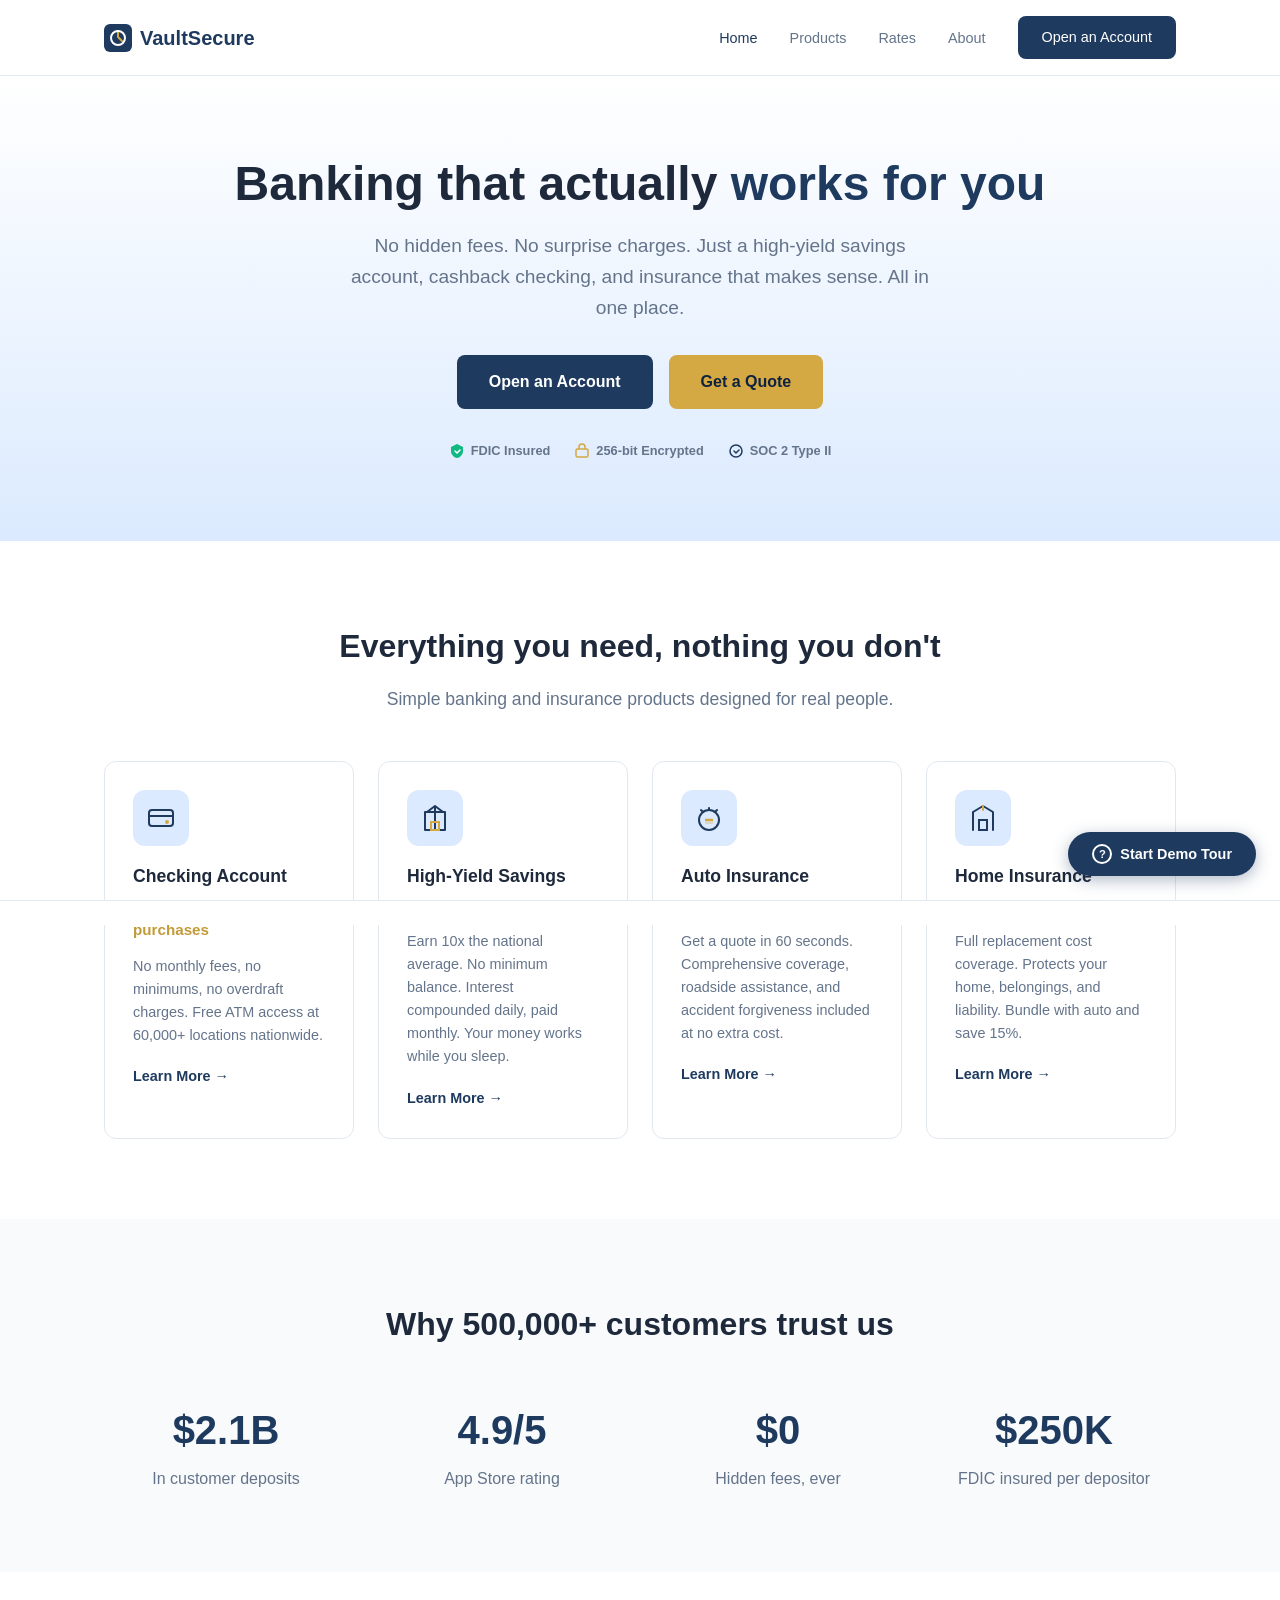
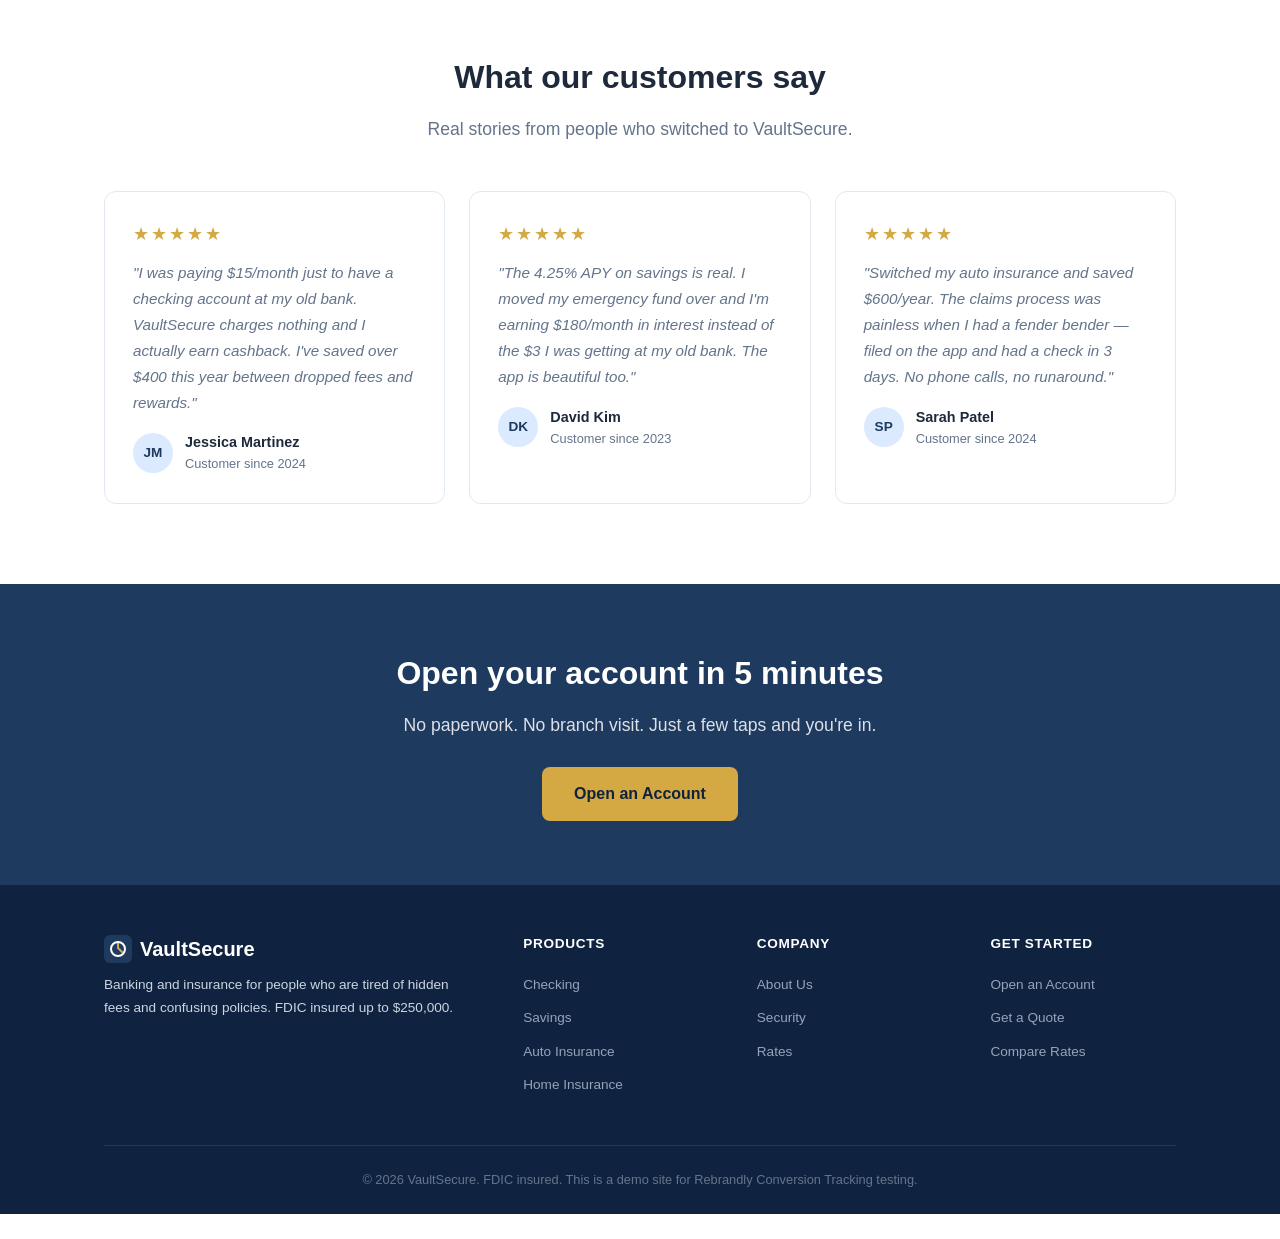
<file: index.html>
<!DOCTYPE html>
<html lang="en">
<head>
  <meta charset="UTF-8">
  <meta name="viewport" content="width=device-width, initial-scale=1.0">
  <title>VaultSecure - Banking That Actually Works for You</title>
  <link rel="stylesheet" href="style.css">
  <link rel="stylesheet" href="tour.css">
  <!-- REBRANDLY CONVERSION TRACKING -->
  <script src="https://track.rebrandly.click/sdk/latest/rbly.min.js" data-api-key="433200b2fd6141da82f1bd3d49b8dce8"></script>
</head>
<body>

  <!-- Nav -->
  <nav class="nav">
    <div class="container">
      <a href="index.html" class="nav-logo">
        <svg viewBox="0 0 28 28" fill="none"><rect width="28" height="28" rx="6" fill="#1e3a5f"/><path d="M14 7v6l4 4" stroke="#d4a843" stroke-width="2" stroke-linecap="round" stroke-linejoin="round"/><circle cx="14" cy="14" r="7" stroke="#fff" stroke-width="2"/></svg>
        VaultSecure
      </a>
      <ul class="nav-links">
        <li><a href="index.html" class="active">Home</a></li>
        <li><a href="products.html">Products</a></li>
        <li><a href="rates.html">Rates</a></li>
        <li><a href="about.html">About</a></li>
        <li><a href="signup.html" class="btn btn-primary">Open an Account</a></li>
      </ul>
    </div>
  </nav>

  <!-- Hero -->
  <section class="hero">
    <div class="container">
      <h1>Banking that actually <span>works for you</span></h1>
      <p>No hidden fees. No surprise charges. Just a high-yield savings account, cashback checking, and insurance that makes sense. All in one place.</p>
      <div class="hero-actions">
        <a href="signup.html" class="btn btn-primary btn-large" data-cta="open-account">Open an Account</a>
        <a href="signup.html" class="btn btn-accent btn-large" data-cta="get-quote">Get a Quote</a>
      </div>
      <div class="hero-trust">
        <span class="trust-badge"><svg width="16" height="16" viewBox="0 0 16 16" fill="none"><path d="M8 1L2 4v4c0 3.5 2.6 6.4 6 7 3.4-.6 6-3.5 6-7V4L8 1z" fill="#10b981"/><path d="M6 8l2 2 3-3" stroke="#fff" stroke-width="1.5" stroke-linecap="round" stroke-linejoin="round"/></svg> FDIC Insured</span>
        <span class="trust-badge"><svg width="16" height="16" viewBox="0 0 16 16" fill="none"><rect x="2" y="6" width="12" height="8" rx="1.5" stroke="#d4a843" stroke-width="1.5"/><path d="M5 6V4a3 3 0 016 0v2" stroke="#d4a843" stroke-width="1.5"/></svg> 256-bit Encrypted</span>
        <span class="trust-badge"><svg width="16" height="16" viewBox="0 0 16 16" fill="none"><circle cx="8" cy="8" r="6" stroke="#1e3a5f" stroke-width="1.5"/><path d="M6 8l2 2 3-3" stroke="#1e3a5f" stroke-width="1.5" stroke-linecap="round"/></svg> SOC 2 Type II</span>
      </div>
    </div>
  </section>

  <!-- Product Cards -->
  <section class="section" id="products-preview">
    <div class="container">
      <div class="section-header">
        <h2>Everything you need, nothing you don't</h2>
        <p>Simple banking and insurance products designed for real people.</p>
      </div>
      <div class="product-grid">
        <div class="product-card">
          <div class="product-icon">
            <svg width="32" height="32" viewBox="0 0 32 32" fill="none"><rect x="4" y="8" width="24" height="16" rx="3" stroke="#1e3a5f" stroke-width="2"/><line x1="4" y1="14" x2="28" y2="14" stroke="#1e3a5f" stroke-width="2"/><circle cx="22" cy="20" r="2" fill="#d4a843"/></svg>
          </div>
          <h3>Checking Account</h3>
          <div class="product-highlight">1.5% cashback on all purchases</div>
          <p>No monthly fees, no minimums, no overdraft charges. Free ATM access at 60,000+ locations nationwide.</p>
          <a href="products.html" class="product-link">Learn More &rarr;</a>
        </div>
        <div class="product-card">
          <div class="product-icon">
            <svg width="32" height="32" viewBox="0 0 32 32" fill="none"><path d="M16 4v24M8 10l8-6 8 6M6 10h20v18H6z" stroke="#1e3a5f" stroke-width="2" stroke-linecap="round" stroke-linejoin="round"/><rect x="12" y="20" width="8" height="8" stroke="#d4a843" stroke-width="2"/></svg>
          </div>
          <h3>High-Yield Savings</h3>
          <div class="product-highlight">4.25% APY</div>
          <p>Earn 10x the national average. No minimum balance. Interest compounded daily, paid monthly. Your money works while you sleep.</p>
          <a href="products.html" class="product-link">Learn More &rarr;</a>
        </div>
        <div class="product-card">
          <div class="product-icon">
            <svg width="32" height="32" viewBox="0 0 32 32" fill="none"><circle cx="16" cy="18" r="10" stroke="#1e3a5f" stroke-width="2"/><path d="M16 8V6M10 10l-2-2M22 10l2-2" stroke="#1e3a5f" stroke-width="2" stroke-linecap="round"/><rect x="12" y="16" width="8" height="6" rx="1" fill="#d4a843" opacity="0.3"/><path d="M12 18h8" stroke="#d4a843" stroke-width="2"/></svg>
          </div>
          <h3>Auto Insurance</h3>
          <div class="product-highlight">From $29/mo</div>
          <p>Get a quote in 60 seconds. Comprehensive coverage, roadside assistance, and accident forgiveness included at no extra cost.</p>
          <a href="products.html" class="product-link">Learn More &rarr;</a>
        </div>
        <div class="product-card">
          <div class="product-icon">
            <svg width="32" height="32" viewBox="0 0 32 32" fill="none"><path d="M6 28V10l10-6 10 6v18" stroke="#1e3a5f" stroke-width="2" stroke-linecap="round" stroke-linejoin="round"/><rect x="12" y="18" width="8" height="10" stroke="#1e3a5f" stroke-width="2"/><path d="M16 4v4" stroke="#d4a843" stroke-width="2" stroke-linecap="round"/></svg>
          </div>
          <h3>Home Insurance</h3>
          <div class="product-highlight">From $45/mo</div>
          <p>Full replacement cost coverage. Protects your home, belongings, and liability. Bundle with auto and save 15%.</p>
          <a href="products.html" class="product-link">Learn More &rarr;</a>
        </div>
      </div>
    </div>
  </section>

  <!-- Stats -->
  <section class="section section-alt">
    <div class="container">
      <div class="section-header">
        <h2>Why 500,000+ customers trust us</h2>
      </div>
      <div class="stats-row">
        <div class="stat">
          <h3>$2.1B</h3>
          <p>In customer deposits</p>
        </div>
        <div class="stat">
          <h3>4.9/5</h3>
          <p>App Store rating</p>
        </div>
        <div class="stat">
          <h3>$0</h3>
          <p>Hidden fees, ever</p>
        </div>
        <div class="stat">
          <h3>$250K</h3>
          <p>FDIC insured per depositor</p>
        </div>
      </div>
    </div>
  </section>

  <!-- Testimonials -->
  <section class="section">
    <div class="container">
      <div class="section-header">
        <h2>What our customers say</h2>
        <p>Real stories from people who switched to VaultSecure.</p>
      </div>
      <div class="testimonial-grid">
        <div class="testimonial-card">
          <div class="testimonial-stars">&#9733;&#9733;&#9733;&#9733;&#9733;</div>
          <blockquote>"I was paying $15/month just to have a checking account at my old bank. VaultSecure charges nothing and I actually earn cashback. I've saved over $400 this year between dropped fees and rewards."</blockquote>
          <div class="testimonial-author">
            <div class="testimonial-avatar">JM</div>
            <div>
              <div class="testimonial-name">Jessica Martinez</div>
              <div class="testimonial-role">Customer since 2024</div>
            </div>
          </div>
        </div>
        <div class="testimonial-card">
          <div class="testimonial-stars">&#9733;&#9733;&#9733;&#9733;&#9733;</div>
          <blockquote>"The 4.25% APY on savings is real. I moved my emergency fund over and I'm earning $180/month in interest instead of the $3 I was getting at my old bank. The app is beautiful too."</blockquote>
          <div class="testimonial-author">
            <div class="testimonial-avatar">DK</div>
            <div>
              <div class="testimonial-name">David Kim</div>
              <div class="testimonial-role">Customer since 2023</div>
            </div>
          </div>
        </div>
        <div class="testimonial-card">
          <div class="testimonial-stars">&#9733;&#9733;&#9733;&#9733;&#9733;</div>
          <blockquote>"Switched my auto insurance and saved $600/year. The claims process was painless when I had a fender bender — filed on the app and had a check in 3 days. No phone calls, no runaround."</blockquote>
          <div class="testimonial-author">
            <div class="testimonial-avatar">SP</div>
            <div>
              <div class="testimonial-name">Sarah Patel</div>
              <div class="testimonial-role">Customer since 2024</div>
            </div>
          </div>
        </div>
      </div>
    </div>
  </section>

  <!-- CTA Banner -->
  <section class="cta-banner">
    <div class="container">
      <h2>Open your account in 5 minutes</h2>
      <p>No paperwork. No branch visit. Just a few taps and you're in.</p>
      <a href="signup.html" class="btn btn-primary btn-large" data-cta="open-account-cta">Open an Account</a>
    </div>
  </section>

  <!-- Footer -->
  <footer class="footer">
    <div class="container">
      <div class="footer-grid">
        <div class="footer-brand">
          <div class="nav-logo" style="color:#fff;">
            <svg viewBox="0 0 28 28" fill="none"><rect width="28" height="28" rx="6" fill="#1e3a5f"/><path d="M14 7v6l4 4" stroke="#d4a843" stroke-width="2" stroke-linecap="round" stroke-linejoin="round"/><circle cx="14" cy="14" r="7" stroke="#fff" stroke-width="2"/></svg>
            VaultSecure
          </div>
          <p>Banking and insurance for people who are tired of hidden fees and confusing policies. FDIC insured up to $250,000.</p>
        </div>
        <div>
          <h4>Products</h4>
          <ul>
            <li><a href="products.html">Checking</a></li>
            <li><a href="products.html">Savings</a></li>
            <li><a href="products.html">Auto Insurance</a></li>
            <li><a href="products.html">Home Insurance</a></li>
          </ul>
        </div>
        <div>
          <h4>Company</h4>
          <ul>
            <li><a href="about.html">About Us</a></li>
            <li><a href="about.html">Security</a></li>
            <li><a href="rates.html">Rates</a></li>
          </ul>
        </div>
        <div>
          <h4>Get Started</h4>
          <ul>
            <li><a href="signup.html">Open an Account</a></li>
            <li><a href="signup.html">Get a Quote</a></li>
            <li><a href="rates.html">Compare Rates</a></li>
          </ul>
        </div>
      </div>
      <div class="footer-bottom">
        &copy; 2026 VaultSecure. FDIC insured. This is a demo site for Rebrandly Conversion Tracking testing.
      </div>
    </div>
  </footer>

  <script src="app.js"></script>
  <script src="tour.js"></script>
</body>
</html>
</file>
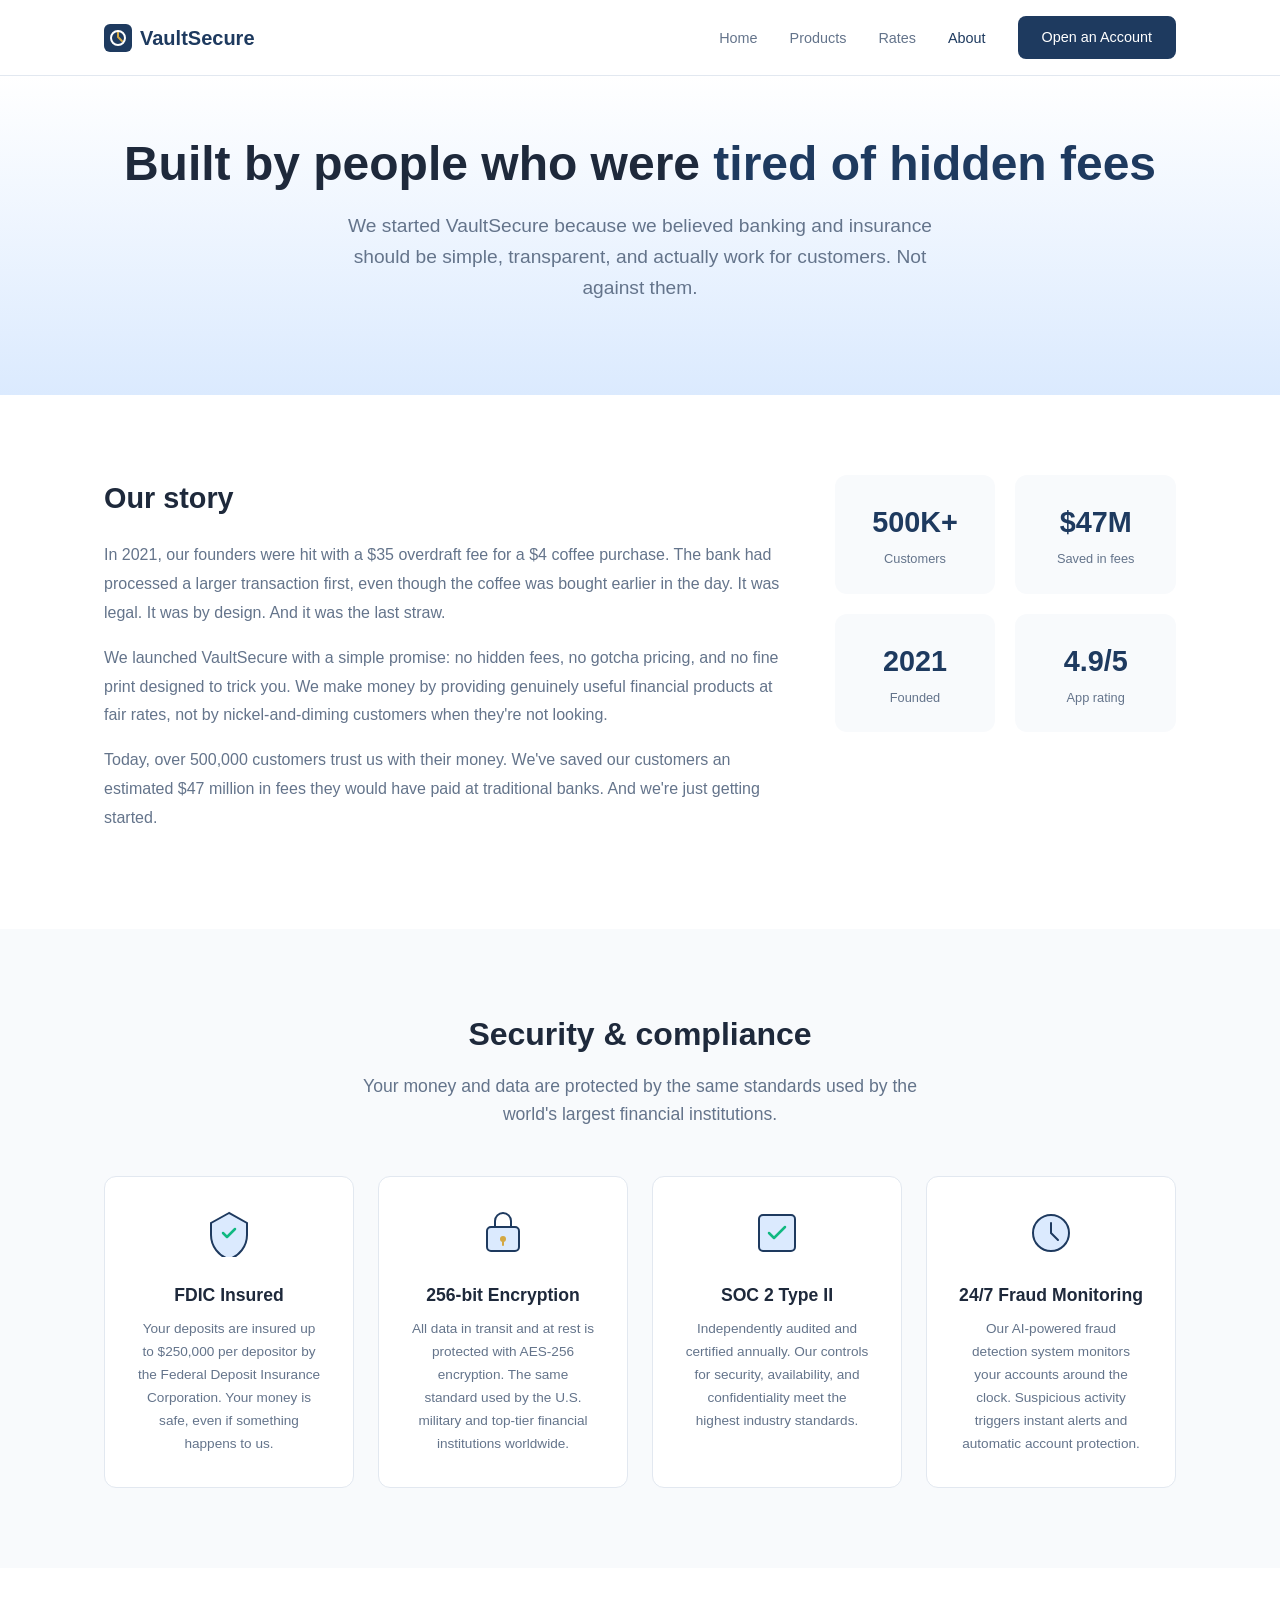
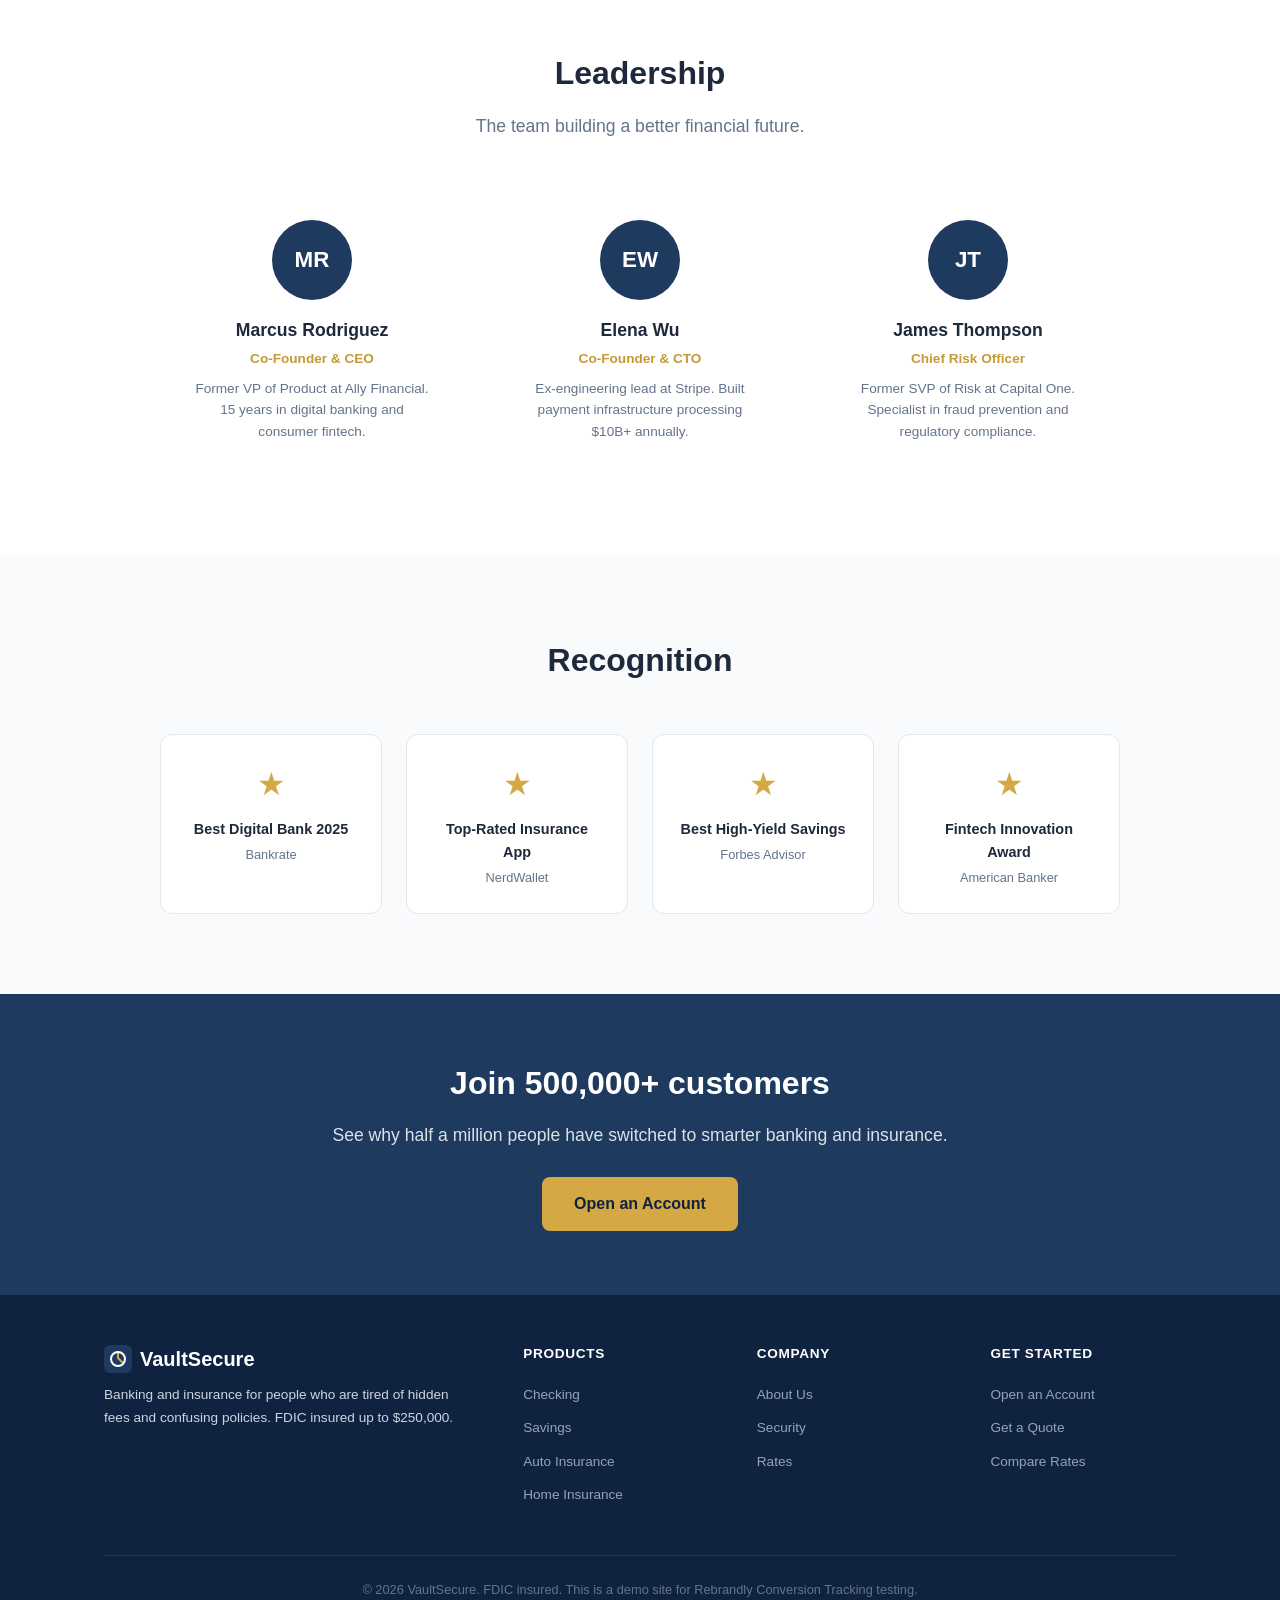
<file: about.html>
<!DOCTYPE html>
<html lang="en">
<head>
  <meta charset="UTF-8">
  <meta name="viewport" content="width=device-width, initial-scale=1.0">
  <title>About - VaultSecure</title>
  <link rel="stylesheet" href="style.css">
  <link rel="stylesheet" href="tour.css">
  <!-- REBRANDLY CONVERSION TRACKING -->
  <script src="https://track.rebrandly.click/sdk/latest/rbly.min.js" data-api-key="433200b2fd6141da82f1bd3d49b8dce8"></script>
</head>
<body>

  <!-- Nav -->
  <nav class="nav">
    <div class="container">
      <a href="index.html" class="nav-logo">
        <svg viewBox="0 0 28 28" fill="none"><rect width="28" height="28" rx="6" fill="#1e3a5f"/><path d="M14 7v6l4 4" stroke="#d4a843" stroke-width="2" stroke-linecap="round" stroke-linejoin="round"/><circle cx="14" cy="14" r="7" stroke="#fff" stroke-width="2"/></svg>
        VaultSecure
      </a>
      <ul class="nav-links">
        <li><a href="index.html">Home</a></li>
        <li><a href="products.html">Products</a></li>
        <li><a href="rates.html">Rates</a></li>
        <li><a href="about.html" class="active">About</a></li>
        <li><a href="signup.html" class="btn btn-primary">Open an Account</a></li>
      </ul>
    </div>
  </nav>

  <!-- Hero -->
  <section class="hero" style="padding: 60px 0;">
    <div class="container">
      <h1>Built by people who were <span>tired of hidden fees</span></h1>
      <p>We started VaultSecure because we believed banking and insurance should be simple, transparent, and actually work for customers. Not against them.</p>
    </div>
  </section>

  <!-- Story -->
  <section class="section">
    <div class="container">
      <div class="about-story">
        <div class="about-story-content">
          <h2>Our story</h2>
          <p>In 2021, our founders were hit with a $35 overdraft fee for a $4 coffee purchase. The bank had processed a larger transaction first, even though the coffee was bought earlier in the day. It was legal. It was by design. And it was the last straw.</p>
          <p>We launched VaultSecure with a simple promise: no hidden fees, no gotcha pricing, and no fine print designed to trick you. We make money by providing genuinely useful financial products at fair rates, not by nickel-and-diming customers when they're not looking.</p>
          <p>Today, over 500,000 customers trust us with their money. We've saved our customers an estimated $47 million in fees they would have paid at traditional banks. And we're just getting started.</p>
        </div>
        <div class="about-story-stats">
          <div class="about-stat">
            <div class="about-stat-num">500K+</div>
            <div class="about-stat-label">Customers</div>
          </div>
          <div class="about-stat">
            <div class="about-stat-num">$47M</div>
            <div class="about-stat-label">Saved in fees</div>
          </div>
          <div class="about-stat">
            <div class="about-stat-num">2021</div>
            <div class="about-stat-label">Founded</div>
          </div>
          <div class="about-stat">
            <div class="about-stat-num">4.9/5</div>
            <div class="about-stat-label">App rating</div>
          </div>
        </div>
      </div>
    </div>
  </section>

  <!-- Security & Compliance -->
  <section class="section section-alt" id="security-section">
    <div class="container">
      <div class="section-header">
        <h2>Security & compliance</h2>
        <p>Your money and data are protected by the same standards used by the world's largest financial institutions.</p>
      </div>
      <div class="security-grid">
        <div class="security-card">
          <div class="security-icon">
            <svg width="48" height="48" viewBox="0 0 48 48" fill="none"><path d="M24 4L6 14v12c0 11.1 7.7 21.3 18 24 10.3-2.7 18-12.9 18-24V14L24 4z" fill="#dbeafe" stroke="#1e3a5f" stroke-width="2"/><path d="M18 24l4 4 8-8" stroke="#10b981" stroke-width="2.5" stroke-linecap="round" stroke-linejoin="round"/></svg>
          </div>
          <h3>FDIC Insured</h3>
          <p>Your deposits are insured up to $250,000 per depositor by the Federal Deposit Insurance Corporation. Your money is safe, even if something happens to us.</p>
        </div>
        <div class="security-card">
          <div class="security-icon">
            <svg width="48" height="48" viewBox="0 0 48 48" fill="none"><rect x="8" y="18" width="32" height="24" rx="4" fill="#dbeafe" stroke="#1e3a5f" stroke-width="2"/><path d="M16 18v-6a8 8 0 0116 0v6" stroke="#1e3a5f" stroke-width="2"/><circle cx="24" cy="30" r="3" fill="#d4a843"/><path d="M24 33v3" stroke="#d4a843" stroke-width="2" stroke-linecap="round"/></svg>
          </div>
          <h3>256-bit Encryption</h3>
          <p>All data in transit and at rest is protected with AES-256 encryption. The same standard used by the U.S. military and top-tier financial institutions worldwide.</p>
        </div>
        <div class="security-card">
          <div class="security-icon">
            <svg width="48" height="48" viewBox="0 0 48 48" fill="none"><rect x="6" y="6" width="36" height="36" rx="4" fill="#dbeafe" stroke="#1e3a5f" stroke-width="2"/><path d="M16 24l5 5 11-11" stroke="#10b981" stroke-width="2.5" stroke-linecap="round" stroke-linejoin="round"/></svg>
          </div>
          <h3>SOC 2 Type II</h3>
          <p>Independently audited and certified annually. Our controls for security, availability, and confidentiality meet the highest industry standards.</p>
        </div>
        <div class="security-card">
          <div class="security-icon">
            <svg width="48" height="48" viewBox="0 0 48 48" fill="none"><circle cx="24" cy="24" r="18" fill="#dbeafe" stroke="#1e3a5f" stroke-width="2"/><path d="M24 14v10l7 7" stroke="#1e3a5f" stroke-width="2" stroke-linecap="round"/></svg>
          </div>
          <h3>24/7 Fraud Monitoring</h3>
          <p>Our AI-powered fraud detection system monitors your accounts around the clock. Suspicious activity triggers instant alerts and automatic account protection.</p>
        </div>
      </div>
    </div>
  </section>

  <!-- Leadership -->
  <section class="section">
    <div class="container">
      <div class="section-header">
        <h2>Leadership</h2>
        <p>The team building a better financial future.</p>
      </div>
      <div class="team-grid">
        <div class="team-card">
          <div class="team-avatar">MR</div>
          <h3>Marcus Rodriguez</h3>
          <p class="team-title">Co-Founder & CEO</p>
          <p class="team-bio">Former VP of Product at Ally Financial. 15 years in digital banking and consumer fintech.</p>
        </div>
        <div class="team-card">
          <div class="team-avatar">EW</div>
          <h3>Elena Wu</h3>
          <p class="team-title">Co-Founder & CTO</p>
          <p class="team-bio">Ex-engineering lead at Stripe. Built payment infrastructure processing $10B+ annually.</p>
        </div>
        <div class="team-card">
          <div class="team-avatar">JT</div>
          <h3>James Thompson</h3>
          <p class="team-title">Chief Risk Officer</p>
          <p class="team-bio">Former SVP of Risk at Capital One. Specialist in fraud prevention and regulatory compliance.</p>
        </div>
      </div>
    </div>
  </section>

  <!-- Awards -->
  <section class="section section-alt">
    <div class="container">
      <div class="section-header">
        <h2>Recognition</h2>
      </div>
      <div class="awards-grid">
        <div class="award-badge">
          <div class="award-icon">&#9733;</div>
          <div class="award-text">Best Digital Bank 2025</div>
          <div class="award-source">Bankrate</div>
        </div>
        <div class="award-badge">
          <div class="award-icon">&#9733;</div>
          <div class="award-text">Top-Rated Insurance App</div>
          <div class="award-source">NerdWallet</div>
        </div>
        <div class="award-badge">
          <div class="award-icon">&#9733;</div>
          <div class="award-text">Best High-Yield Savings</div>
          <div class="award-source">Forbes Advisor</div>
        </div>
        <div class="award-badge">
          <div class="award-icon">&#9733;</div>
          <div class="award-text">Fintech Innovation Award</div>
          <div class="award-source">American Banker</div>
        </div>
      </div>
    </div>
  </section>

  <!-- CTA -->
  <section class="cta-banner">
    <div class="container">
      <h2>Join 500,000+ customers</h2>
      <p>See why half a million people have switched to smarter banking and insurance.</p>
      <a href="signup.html" class="btn btn-primary btn-large" data-cta="open-account">Open an Account</a>
    </div>
  </section>

  <!-- Footer -->
  <footer class="footer">
    <div class="container">
      <div class="footer-grid">
        <div class="footer-brand">
          <div class="nav-logo" style="color:#fff;">
            <svg viewBox="0 0 28 28" fill="none"><rect width="28" height="28" rx="6" fill="#1e3a5f"/><path d="M14 7v6l4 4" stroke="#d4a843" stroke-width="2" stroke-linecap="round" stroke-linejoin="round"/><circle cx="14" cy="14" r="7" stroke="#fff" stroke-width="2"/></svg>
            VaultSecure
          </div>
          <p>Banking and insurance for people who are tired of hidden fees and confusing policies. FDIC insured up to $250,000.</p>
        </div>
        <div>
          <h4>Products</h4>
          <ul>
            <li><a href="products.html">Checking</a></li>
            <li><a href="products.html">Savings</a></li>
            <li><a href="products.html">Auto Insurance</a></li>
            <li><a href="products.html">Home Insurance</a></li>
          </ul>
        </div>
        <div>
          <h4>Company</h4>
          <ul>
            <li><a href="about.html">About Us</a></li>
            <li><a href="about.html">Security</a></li>
            <li><a href="rates.html">Rates</a></li>
          </ul>
        </div>
        <div>
          <h4>Get Started</h4>
          <ul>
            <li><a href="signup.html">Open an Account</a></li>
            <li><a href="signup.html">Get a Quote</a></li>
            <li><a href="rates.html">Compare Rates</a></li>
          </ul>
        </div>
      </div>
      <div class="footer-bottom">
        &copy; 2026 VaultSecure. FDIC insured. This is a demo site for Rebrandly Conversion Tracking testing.
      </div>
    </div>
  </footer>

  <script src="app.js"></script>
  <script src="tour.js"></script>
</body>
</html>
</file>
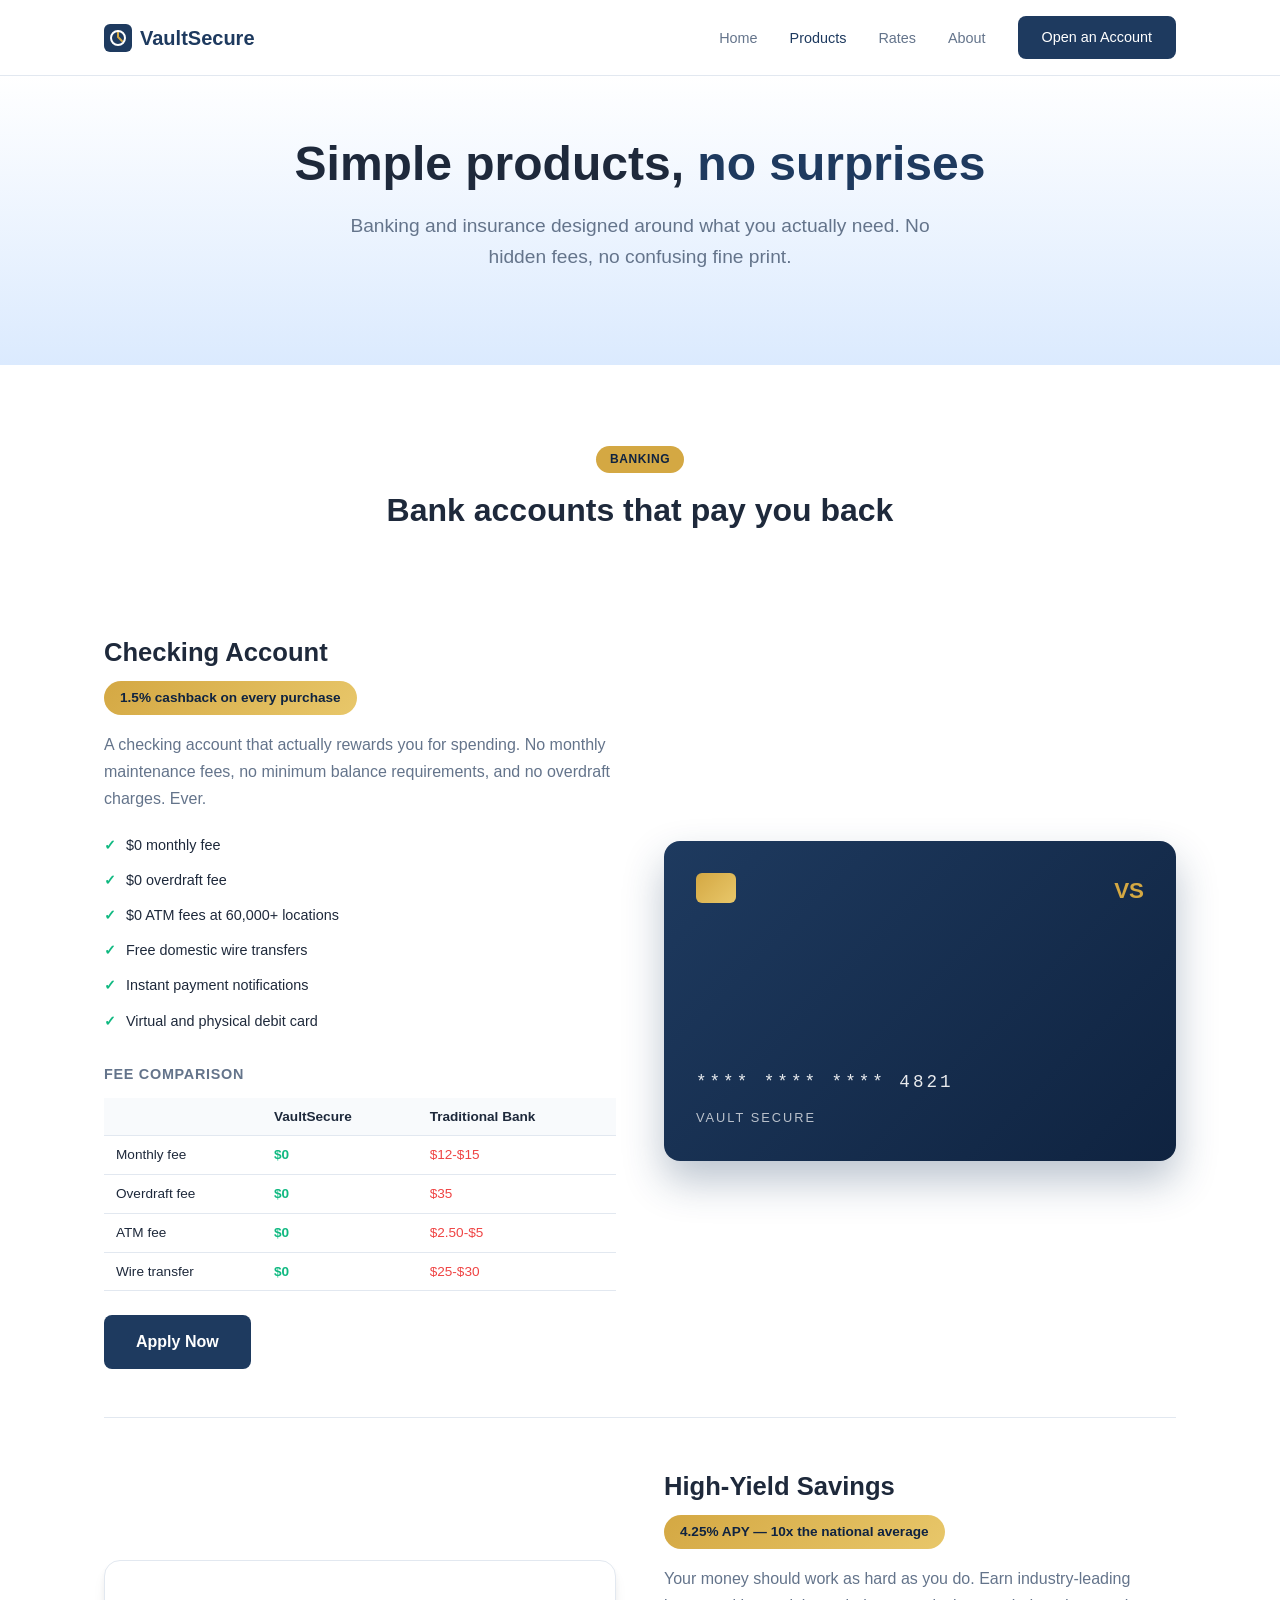
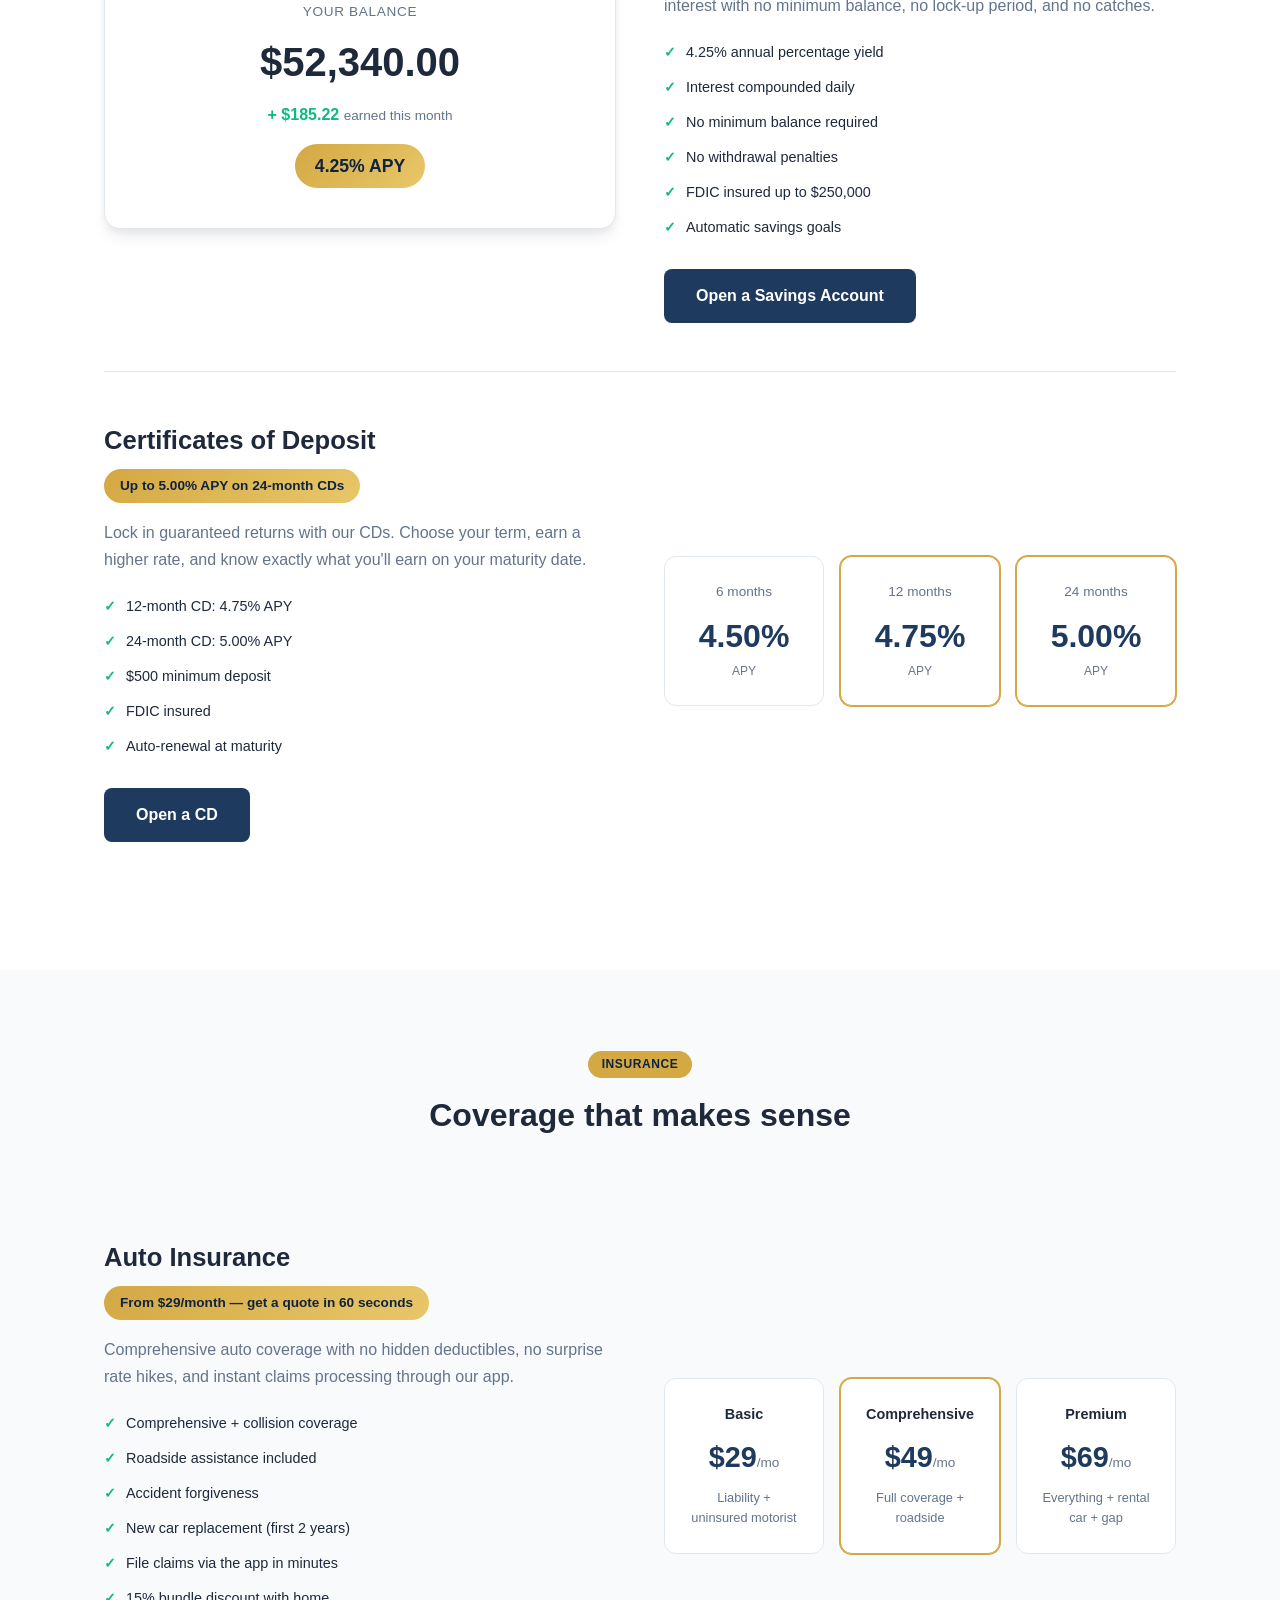
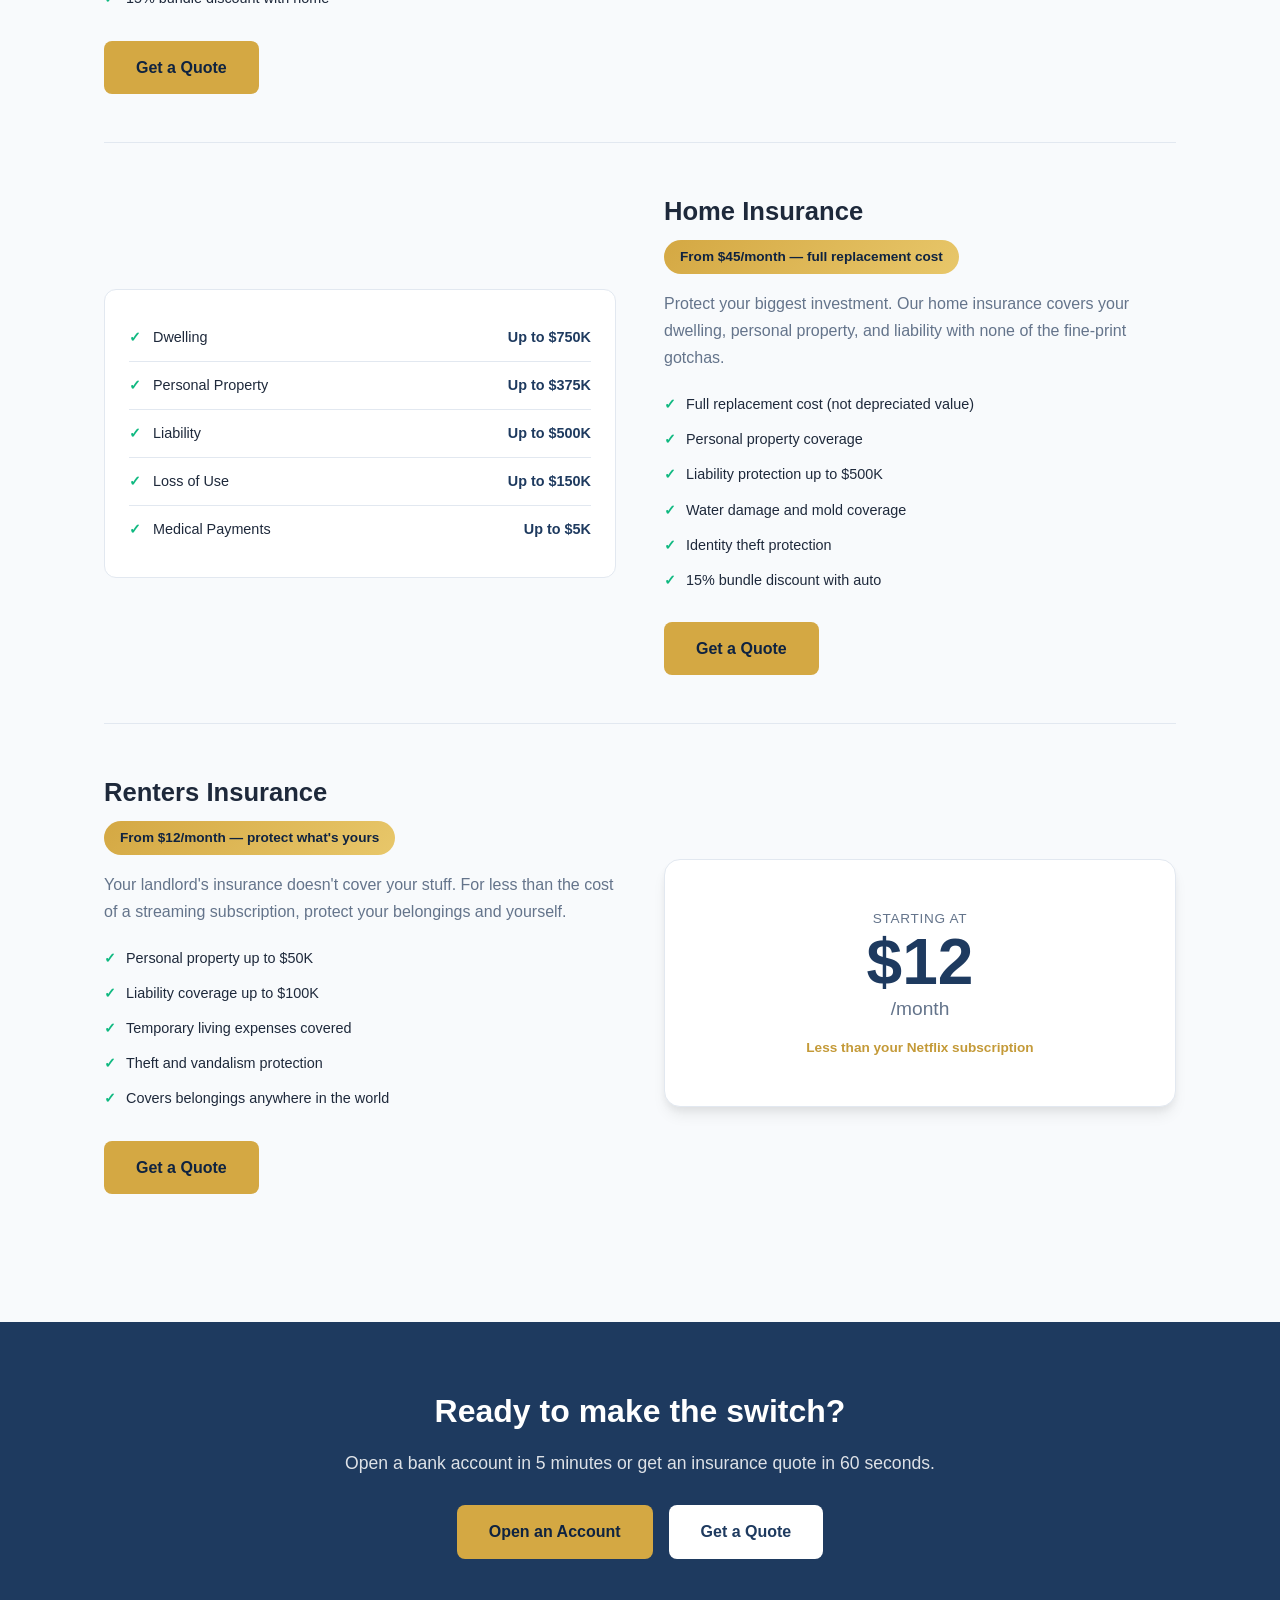
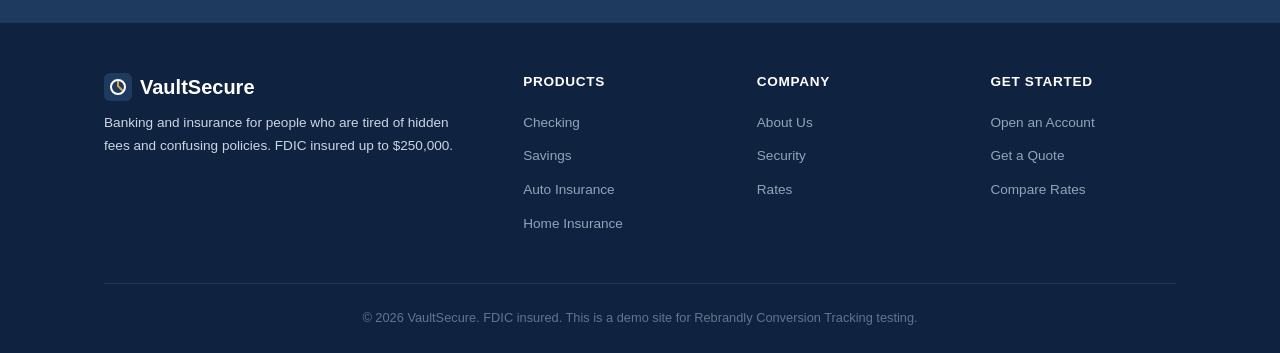
<file: products.html>
<!DOCTYPE html>
<html lang="en">
<head>
  <meta charset="UTF-8">
  <meta name="viewport" content="width=device-width, initial-scale=1.0">
  <title>Products - VaultSecure</title>
  <link rel="stylesheet" href="style.css">
  <link rel="stylesheet" href="tour.css">
  <!-- REBRANDLY CONVERSION TRACKING -->
  <script src="https://track.rebrandly.click/sdk/latest/rbly.min.js" data-api-key="433200b2fd6141da82f1bd3d49b8dce8"></script>
</head>
<body>

  <!-- Nav -->
  <nav class="nav">
    <div class="container">
      <a href="index.html" class="nav-logo">
        <svg viewBox="0 0 28 28" fill="none"><rect width="28" height="28" rx="6" fill="#1e3a5f"/><path d="M14 7v6l4 4" stroke="#d4a843" stroke-width="2" stroke-linecap="round" stroke-linejoin="round"/><circle cx="14" cy="14" r="7" stroke="#fff" stroke-width="2"/></svg>
        VaultSecure
      </a>
      <ul class="nav-links">
        <li><a href="index.html">Home</a></li>
        <li><a href="products.html" class="active">Products</a></li>
        <li><a href="rates.html">Rates</a></li>
        <li><a href="about.html">About</a></li>
        <li><a href="signup.html" class="btn btn-primary">Open an Account</a></li>
      </ul>
    </div>
  </nav>

  <!-- Hero -->
  <section class="hero" style="padding: 60px 0;">
    <div class="container">
      <h1>Simple products, <span>no surprises</span></h1>
      <p>Banking and insurance designed around what you actually need. No hidden fees, no confusing fine print.</p>
    </div>
  </section>

  <!-- Banking Products -->
  <section class="section">
    <div class="container">
      <div class="section-header">
        <span class="section-tag">Banking</span>
        <h2>Bank accounts that pay you back</h2>
      </div>

      <div class="product-detail" id="checking">
        <div class="product-detail-content">
          <h3>Checking Account</h3>
          <div class="product-rate-badge">1.5% cashback on every purchase</div>
          <p>A checking account that actually rewards you for spending. No monthly maintenance fees, no minimum balance requirements, and no overdraft charges. Ever.</p>
          <ul class="product-benefits">
            <li><span class="check">&#10003;</span> $0 monthly fee</li>
            <li><span class="check">&#10003;</span> $0 overdraft fee</li>
            <li><span class="check">&#10003;</span> $0 ATM fees at 60,000+ locations</li>
            <li><span class="check">&#10003;</span> Free domestic wire transfers</li>
            <li><span class="check">&#10003;</span> Instant payment notifications</li>
            <li><span class="check">&#10003;</span> Virtual and physical debit card</li>
          </ul>
          <div class="product-compare">
            <h4>Fee comparison</h4>
            <table class="compare-table">
              <thead>
                <tr><th></th><th>VaultSecure</th><th>Traditional Bank</th></tr>
              </thead>
              <tbody>
                <tr><td>Monthly fee</td><td class="good">$0</td><td class="bad">$12-$15</td></tr>
                <tr><td>Overdraft fee</td><td class="good">$0</td><td class="bad">$35</td></tr>
                <tr><td>ATM fee</td><td class="good">$0</td><td class="bad">$2.50-$5</td></tr>
                <tr><td>Wire transfer</td><td class="good">$0</td><td class="bad">$25-$30</td></tr>
              </tbody>
            </table>
          </div>
          <a href="signup.html" class="btn btn-primary btn-large" data-cta="apply-checking">Apply Now</a>
        </div>
        <div class="product-detail-visual">
          <div class="card-mockup">
            <div class="card-mockup-chip"></div>
            <div class="card-mockup-number">**** **** **** 4821</div>
            <div class="card-mockup-name">VAULT SECURE</div>
            <div class="card-mockup-logo">VS</div>
          </div>
        </div>
      </div>

      <div class="product-detail reverse" id="savings">
        <div class="product-detail-content">
          <h3>High-Yield Savings</h3>
          <div class="product-rate-badge">4.25% APY &mdash; 10x the national average</div>
          <p>Your money should work as hard as you do. Earn industry-leading interest with no minimum balance, no lock-up period, and no catches.</p>
          <ul class="product-benefits">
            <li><span class="check">&#10003;</span> 4.25% annual percentage yield</li>
            <li><span class="check">&#10003;</span> Interest compounded daily</li>
            <li><span class="check">&#10003;</span> No minimum balance required</li>
            <li><span class="check">&#10003;</span> No withdrawal penalties</li>
            <li><span class="check">&#10003;</span> FDIC insured up to $250,000</li>
            <li><span class="check">&#10003;</span> Automatic savings goals</li>
          </ul>
          <a href="signup.html" class="btn btn-primary btn-large" data-cta="apply-savings">Open a Savings Account</a>
        </div>
        <div class="product-detail-visual">
          <div class="savings-display">
            <div class="savings-label">Your balance</div>
            <div class="savings-amount">$52,340.00</div>
            <div class="savings-interest">+ $185.22 <span>earned this month</span></div>
            <div class="savings-apy">4.25% APY</div>
          </div>
        </div>
      </div>

      <div class="product-detail" id="cd">
        <div class="product-detail-content">
          <h3>Certificates of Deposit</h3>
          <div class="product-rate-badge">Up to 5.00% APY on 24-month CDs</div>
          <p>Lock in guaranteed returns with our CDs. Choose your term, earn a higher rate, and know exactly what you'll earn on your maturity date.</p>
          <ul class="product-benefits">
            <li><span class="check">&#10003;</span> 12-month CD: 4.75% APY</li>
            <li><span class="check">&#10003;</span> 24-month CD: 5.00% APY</li>
            <li><span class="check">&#10003;</span> $500 minimum deposit</li>
            <li><span class="check">&#10003;</span> FDIC insured</li>
            <li><span class="check">&#10003;</span> Auto-renewal at maturity</li>
          </ul>
          <a href="signup.html" class="btn btn-primary btn-large" data-cta="apply-cd">Open a CD</a>
        </div>
        <div class="product-detail-visual">
          <div class="cd-tiers">
            <div class="cd-tier">
              <div class="cd-term">6 months</div>
              <div class="cd-rate">4.50%</div>
              <div class="cd-label">APY</div>
            </div>
            <div class="cd-tier featured">
              <div class="cd-term">12 months</div>
              <div class="cd-rate">4.75%</div>
              <div class="cd-label">APY</div>
            </div>
            <div class="cd-tier featured">
              <div class="cd-term">24 months</div>
              <div class="cd-rate">5.00%</div>
              <div class="cd-label">APY</div>
            </div>
          </div>
        </div>
      </div>
    </div>
  </section>

  <!-- Insurance Products -->
  <section class="section section-alt">
    <div class="container">
      <div class="section-header">
        <span class="section-tag">Insurance</span>
        <h2>Coverage that makes sense</h2>
      </div>

      <div class="product-detail" id="auto-insurance">
        <div class="product-detail-content">
          <h3>Auto Insurance</h3>
          <div class="product-rate-badge">From $29/month &mdash; get a quote in 60 seconds</div>
          <p>Comprehensive auto coverage with no hidden deductibles, no surprise rate hikes, and instant claims processing through our app.</p>
          <ul class="product-benefits">
            <li><span class="check">&#10003;</span> Comprehensive + collision coverage</li>
            <li><span class="check">&#10003;</span> Roadside assistance included</li>
            <li><span class="check">&#10003;</span> Accident forgiveness</li>
            <li><span class="check">&#10003;</span> New car replacement (first 2 years)</li>
            <li><span class="check">&#10003;</span> File claims via the app in minutes</li>
            <li><span class="check">&#10003;</span> 15% bundle discount with home</li>
          </ul>
          <a href="signup.html" class="btn btn-accent btn-large" data-cta="quote-auto">Get a Quote</a>
        </div>
        <div class="product-detail-visual">
          <div class="insurance-tiers">
            <div class="ins-tier">
              <div class="ins-name">Basic</div>
              <div class="ins-price">$29<span>/mo</span></div>
              <div class="ins-desc">Liability + uninsured motorist</div>
            </div>
            <div class="ins-tier featured">
              <div class="ins-name">Comprehensive</div>
              <div class="ins-price">$49<span>/mo</span></div>
              <div class="ins-desc">Full coverage + roadside</div>
            </div>
            <div class="ins-tier">
              <div class="ins-name">Premium</div>
              <div class="ins-price">$69<span>/mo</span></div>
              <div class="ins-desc">Everything + rental car + gap</div>
            </div>
          </div>
        </div>
      </div>

      <div class="product-detail reverse" id="home-insurance">
        <div class="product-detail-content">
          <h3>Home Insurance</h3>
          <div class="product-rate-badge">From $45/month &mdash; full replacement cost</div>
          <p>Protect your biggest investment. Our home insurance covers your dwelling, personal property, and liability with none of the fine-print gotchas.</p>
          <ul class="product-benefits">
            <li><span class="check">&#10003;</span> Full replacement cost (not depreciated value)</li>
            <li><span class="check">&#10003;</span> Personal property coverage</li>
            <li><span class="check">&#10003;</span> Liability protection up to $500K</li>
            <li><span class="check">&#10003;</span> Water damage and mold coverage</li>
            <li><span class="check">&#10003;</span> Identity theft protection</li>
            <li><span class="check">&#10003;</span> 15% bundle discount with auto</li>
          </ul>
          <a href="signup.html" class="btn btn-accent btn-large" data-cta="quote-home">Get a Quote</a>
        </div>
        <div class="product-detail-visual">
          <div class="coverage-list">
            <div class="coverage-item"><span class="coverage-check">&#10003;</span> Dwelling<span class="coverage-val">Up to $750K</span></div>
            <div class="coverage-item"><span class="coverage-check">&#10003;</span> Personal Property<span class="coverage-val">Up to $375K</span></div>
            <div class="coverage-item"><span class="coverage-check">&#10003;</span> Liability<span class="coverage-val">Up to $500K</span></div>
            <div class="coverage-item"><span class="coverage-check">&#10003;</span> Loss of Use<span class="coverage-val">Up to $150K</span></div>
            <div class="coverage-item"><span class="coverage-check">&#10003;</span> Medical Payments<span class="coverage-val">Up to $5K</span></div>
          </div>
        </div>
      </div>

      <div class="product-detail" id="renters-insurance">
        <div class="product-detail-content">
          <h3>Renters Insurance</h3>
          <div class="product-rate-badge">From $12/month &mdash; protect what's yours</div>
          <p>Your landlord's insurance doesn't cover your stuff. For less than the cost of a streaming subscription, protect your belongings and yourself.</p>
          <ul class="product-benefits">
            <li><span class="check">&#10003;</span> Personal property up to $50K</li>
            <li><span class="check">&#10003;</span> Liability coverage up to $100K</li>
            <li><span class="check">&#10003;</span> Temporary living expenses covered</li>
            <li><span class="check">&#10003;</span> Theft and vandalism protection</li>
            <li><span class="check">&#10003;</span> Covers belongings anywhere in the world</li>
          </ul>
          <a href="signup.html" class="btn btn-accent btn-large" data-cta="quote-renters">Get a Quote</a>
        </div>
        <div class="product-detail-visual">
          <div class="renters-price-hero">
            <div class="renters-price-label">Starting at</div>
            <div class="renters-price-amount">$12</div>
            <div class="renters-price-period">/month</div>
            <div class="renters-price-note">Less than your Netflix subscription</div>
          </div>
        </div>
      </div>
    </div>
  </section>

  <!-- CTA -->
  <section class="cta-banner">
    <div class="container">
      <h2>Ready to make the switch?</h2>
      <p>Open a bank account in 5 minutes or get an insurance quote in 60 seconds.</p>
      <div class="hero-actions">
        <a href="signup.html" class="btn btn-primary btn-large" data-cta="open-account">Open an Account</a>
        <a href="signup.html" class="btn btn-accent btn-large" data-cta="get-quote">Get a Quote</a>
      </div>
    </div>
  </section>

  <!-- Footer -->
  <footer class="footer">
    <div class="container">
      <div class="footer-grid">
        <div class="footer-brand">
          <div class="nav-logo" style="color:#fff;">
            <svg viewBox="0 0 28 28" fill="none"><rect width="28" height="28" rx="6" fill="#1e3a5f"/><path d="M14 7v6l4 4" stroke="#d4a843" stroke-width="2" stroke-linecap="round" stroke-linejoin="round"/><circle cx="14" cy="14" r="7" stroke="#fff" stroke-width="2"/></svg>
            VaultSecure
          </div>
          <p>Banking and insurance for people who are tired of hidden fees and confusing policies. FDIC insured up to $250,000.</p>
        </div>
        <div>
          <h4>Products</h4>
          <ul>
            <li><a href="products.html">Checking</a></li>
            <li><a href="products.html">Savings</a></li>
            <li><a href="products.html">Auto Insurance</a></li>
            <li><a href="products.html">Home Insurance</a></li>
          </ul>
        </div>
        <div>
          <h4>Company</h4>
          <ul>
            <li><a href="about.html">About Us</a></li>
            <li><a href="about.html">Security</a></li>
            <li><a href="rates.html">Rates</a></li>
          </ul>
        </div>
        <div>
          <h4>Get Started</h4>
          <ul>
            <li><a href="signup.html">Open an Account</a></li>
            <li><a href="signup.html">Get a Quote</a></li>
            <li><a href="rates.html">Compare Rates</a></li>
          </ul>
        </div>
      </div>
      <div class="footer-bottom">
        &copy; 2026 VaultSecure. FDIC insured. This is a demo site for Rebrandly Conversion Tracking testing.
      </div>
    </div>
  </footer>

  <script src="app.js"></script>
  <script src="tour.js"></script>
</body>
</html>
</file>
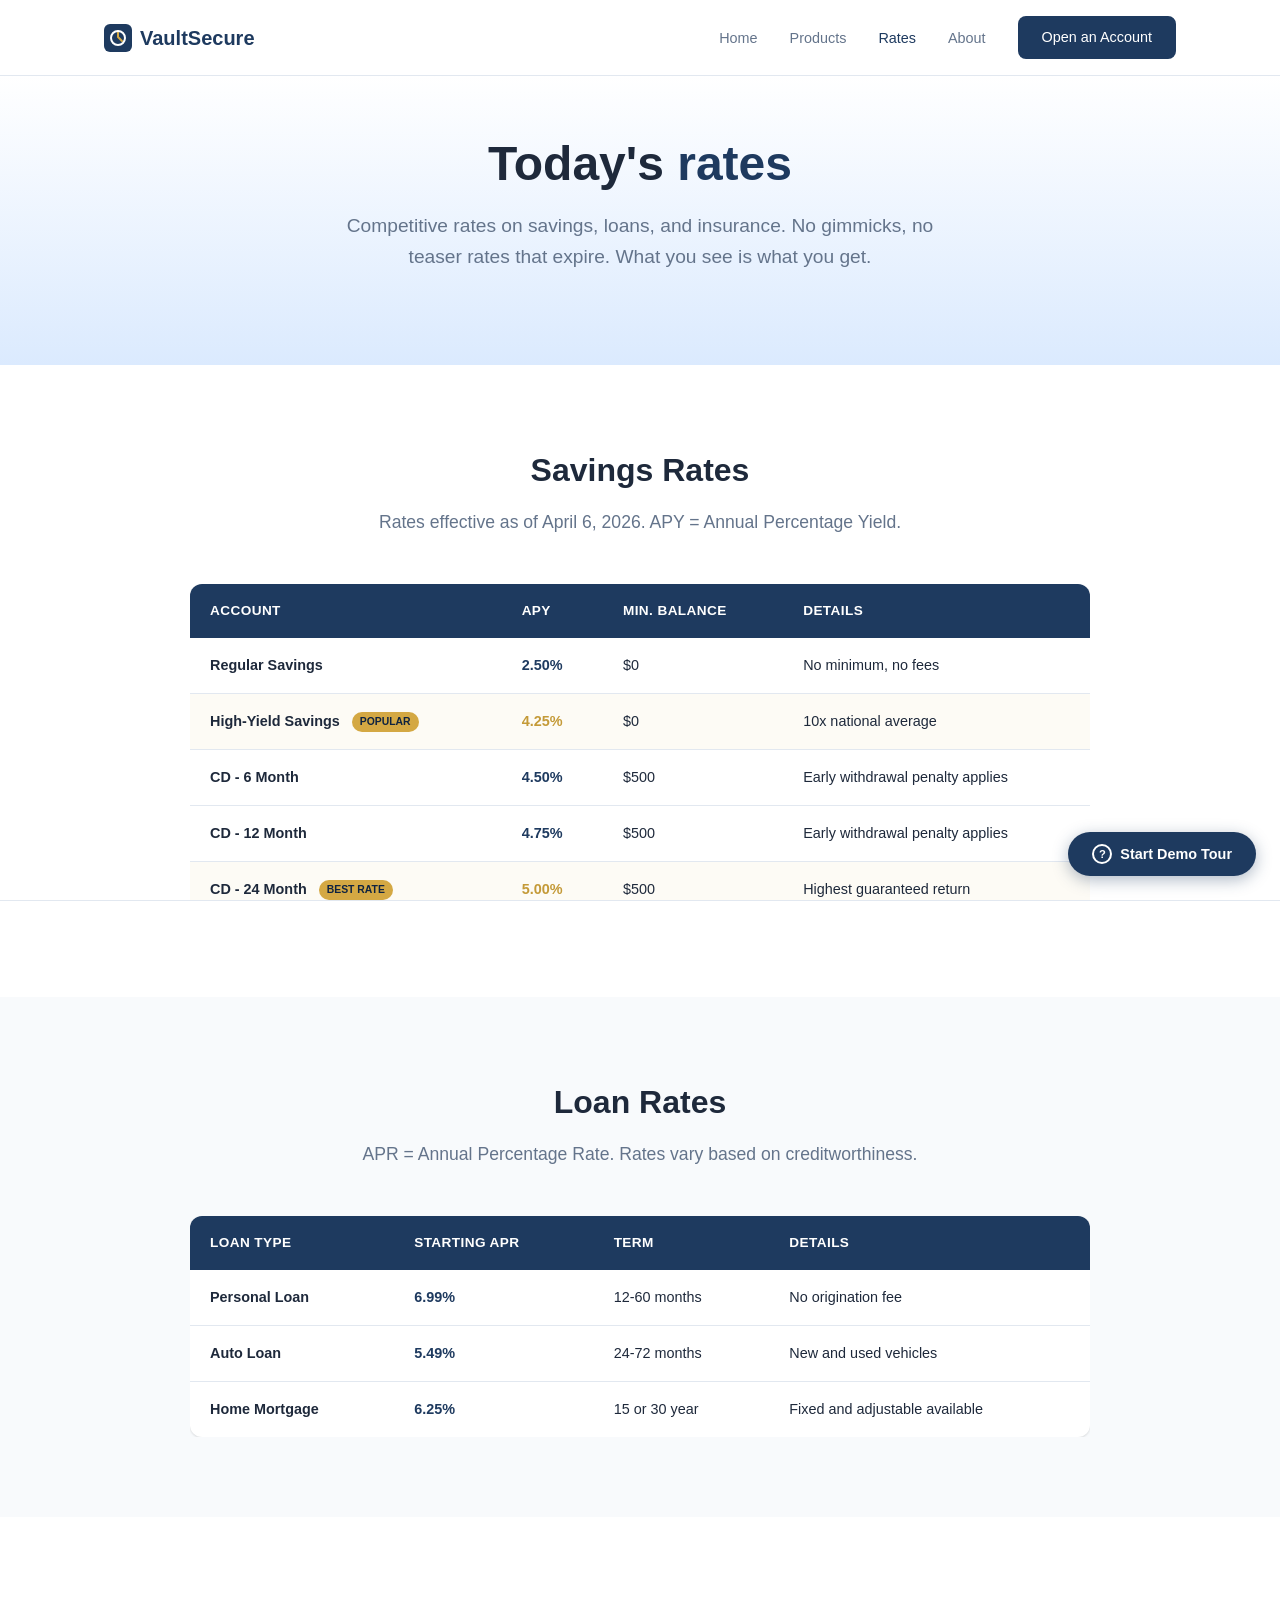
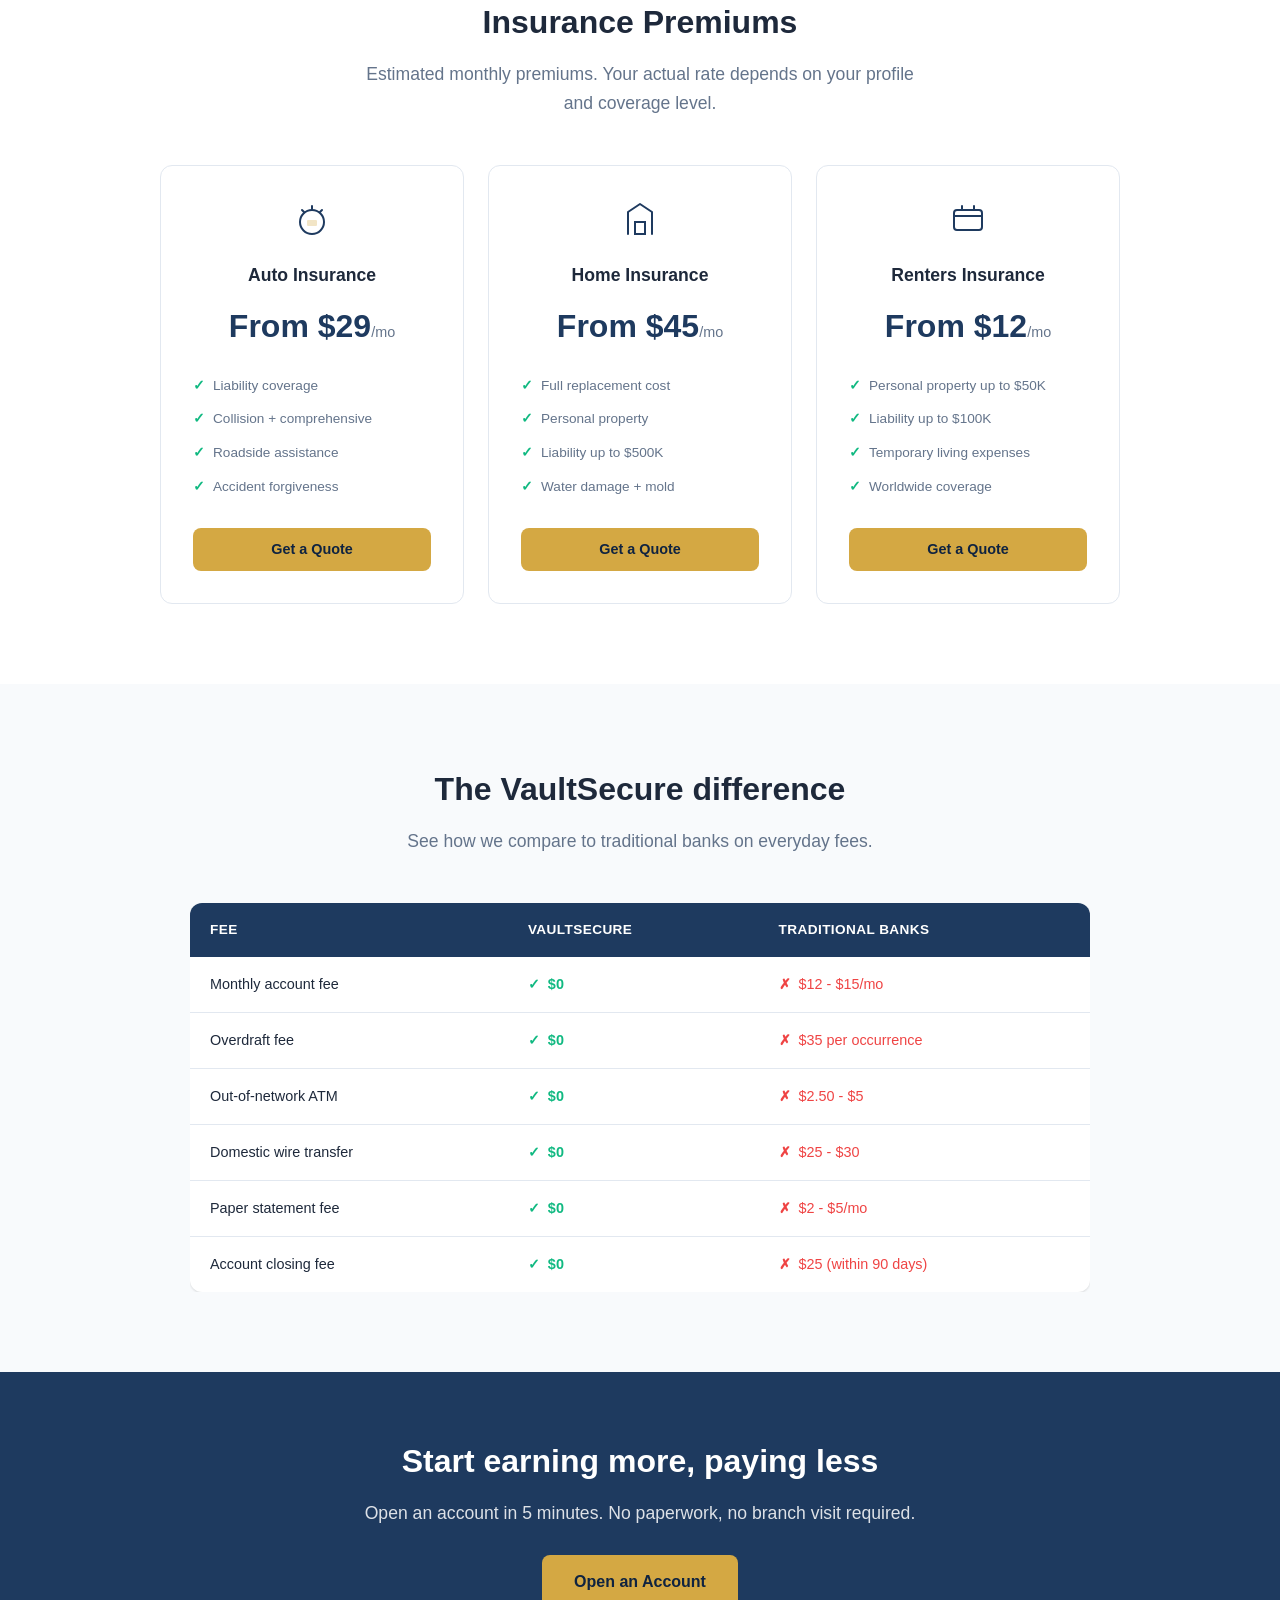
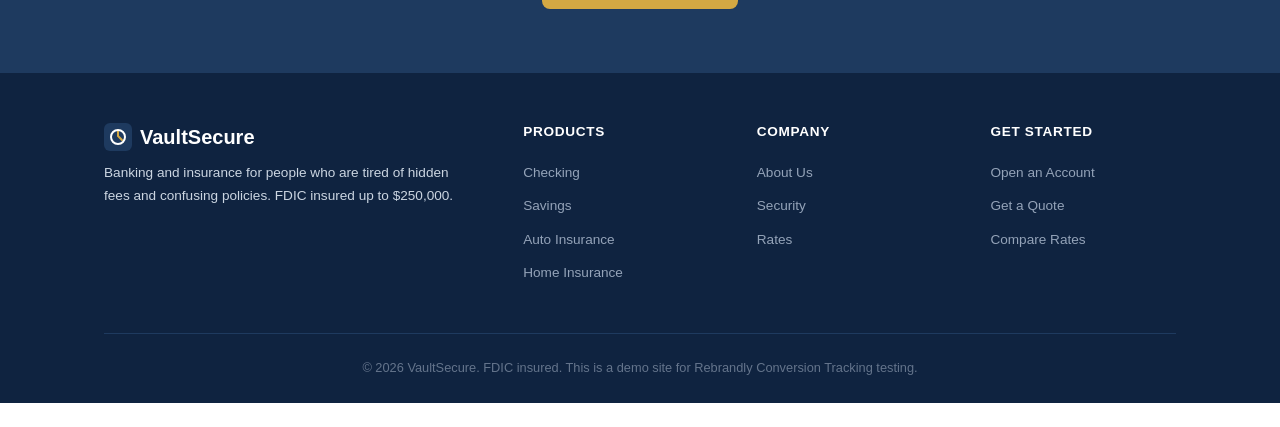
<file: rates.html>
<!DOCTYPE html>
<html lang="en">
<head>
  <meta charset="UTF-8">
  <meta name="viewport" content="width=device-width, initial-scale=1.0">
  <title>Rates & Pricing - VaultSecure</title>
  <link rel="stylesheet" href="style.css">
  <link rel="stylesheet" href="tour.css">
  <!-- REBRANDLY CONVERSION TRACKING -->
  <script src="https://track.rebrandly.click/sdk/latest/rbly.min.js" data-api-key="433200b2fd6141da82f1bd3d49b8dce8"></script>
</head>
<body>

  <!-- Nav -->
  <nav class="nav">
    <div class="container">
      <a href="index.html" class="nav-logo">
        <svg viewBox="0 0 28 28" fill="none"><rect width="28" height="28" rx="6" fill="#1e3a5f"/><path d="M14 7v6l4 4" stroke="#d4a843" stroke-width="2" stroke-linecap="round" stroke-linejoin="round"/><circle cx="14" cy="14" r="7" stroke="#fff" stroke-width="2"/></svg>
        VaultSecure
      </a>
      <ul class="nav-links">
        <li><a href="index.html">Home</a></li>
        <li><a href="products.html">Products</a></li>
        <li><a href="rates.html" class="active">Rates</a></li>
        <li><a href="about.html">About</a></li>
        <li><a href="signup.html" class="btn btn-primary">Open an Account</a></li>
      </ul>
    </div>
  </nav>

  <!-- Hero -->
  <section class="hero" style="padding: 60px 0;">
    <div class="container">
      <h1>Today's <span>rates</span></h1>
      <p>Competitive rates on savings, loans, and insurance. No gimmicks, no teaser rates that expire. What you see is what you get.</p>
    </div>
  </section>

  <!-- Savings Rates -->
  <section class="section" id="rates-section">
    <div class="container">
      <div class="section-header">
        <h2>Savings Rates</h2>
        <p>Rates effective as of April 6, 2026. APY = Annual Percentage Yield.</p>
      </div>
      <div class="rates-table-wrapper">
        <table class="rates-table">
          <thead>
            <tr>
              <th>Account</th>
              <th>APY</th>
              <th>Min. Balance</th>
              <th>Details</th>
            </tr>
          </thead>
          <tbody>
            <tr>
              <td><strong>Regular Savings</strong></td>
              <td class="rate-value">2.50%</td>
              <td>$0</td>
              <td>No minimum, no fees</td>
            </tr>
            <tr class="rate-featured">
              <td><strong>High-Yield Savings</strong> <span class="rate-badge">Popular</span></td>
              <td class="rate-value rate-highlight">4.25%</td>
              <td>$0</td>
              <td>10x national average</td>
            </tr>
            <tr>
              <td><strong>CD - 6 Month</strong></td>
              <td class="rate-value">4.50%</td>
              <td>$500</td>
              <td>Early withdrawal penalty applies</td>
            </tr>
            <tr>
              <td><strong>CD - 12 Month</strong></td>
              <td class="rate-value">4.75%</td>
              <td>$500</td>
              <td>Early withdrawal penalty applies</td>
            </tr>
            <tr class="rate-featured">
              <td><strong>CD - 24 Month</strong> <span class="rate-badge">Best Rate</span></td>
              <td class="rate-value rate-highlight">5.00%</td>
              <td>$500</td>
              <td>Highest guaranteed return</td>
            </tr>
          </tbody>
        </table>
      </div>
    </div>
  </section>

  <!-- Loan Rates -->
  <section class="section section-alt">
    <div class="container">
      <div class="section-header">
        <h2>Loan Rates</h2>
        <p>APR = Annual Percentage Rate. Rates vary based on creditworthiness.</p>
      </div>
      <div class="rates-table-wrapper">
        <table class="rates-table">
          <thead>
            <tr>
              <th>Loan Type</th>
              <th>Starting APR</th>
              <th>Term</th>
              <th>Details</th>
            </tr>
          </thead>
          <tbody>
            <tr>
              <td><strong>Personal Loan</strong></td>
              <td class="rate-value">6.99%</td>
              <td>12-60 months</td>
              <td>No origination fee</td>
            </tr>
            <tr>
              <td><strong>Auto Loan</strong></td>
              <td class="rate-value">5.49%</td>
              <td>24-72 months</td>
              <td>New and used vehicles</td>
            </tr>
            <tr>
              <td><strong>Home Mortgage</strong></td>
              <td class="rate-value">6.25%</td>
              <td>15 or 30 year</td>
              <td>Fixed and adjustable available</td>
            </tr>
          </tbody>
        </table>
      </div>
    </div>
  </section>

  <!-- Insurance Premiums -->
  <section class="section">
    <div class="container">
      <div class="section-header">
        <h2>Insurance Premiums</h2>
        <p>Estimated monthly premiums. Your actual rate depends on your profile and coverage level.</p>
      </div>
      <div class="insurance-rate-cards">
        <div class="ins-rate-card">
          <div class="ins-rate-icon">
            <svg width="40" height="40" viewBox="0 0 40 40" fill="none"><circle cx="20" cy="24" r="12" stroke="#1e3a5f" stroke-width="2"/><path d="M20 12V8M12 14l-2-2M28 14l2-2" stroke="#1e3a5f" stroke-width="2" stroke-linecap="round"/><rect x="15" y="22" width="10" height="6" rx="1" fill="#d4a843" opacity="0.3"/></svg>
          </div>
          <h3>Auto Insurance</h3>
          <div class="ins-rate-price">From $29<span>/mo</span></div>
          <ul class="ins-rate-features">
            <li>Liability coverage</li>
            <li>Collision + comprehensive</li>
            <li>Roadside assistance</li>
            <li>Accident forgiveness</li>
          </ul>
          <a href="signup.html" class="btn btn-accent" data-cta="quote-auto">Get a Quote</a>
        </div>
        <div class="ins-rate-card">
          <div class="ins-rate-icon">
            <svg width="40" height="40" viewBox="0 0 40 40" fill="none"><path d="M8 36V14l12-8 12 8v22" stroke="#1e3a5f" stroke-width="2" stroke-linecap="round" stroke-linejoin="round"/><rect x="15" y="24" width="10" height="12" stroke="#1e3a5f" stroke-width="2"/></svg>
          </div>
          <h3>Home Insurance</h3>
          <div class="ins-rate-price">From $45<span>/mo</span></div>
          <ul class="ins-rate-features">
            <li>Full replacement cost</li>
            <li>Personal property</li>
            <li>Liability up to $500K</li>
            <li>Water damage + mold</li>
          </ul>
          <a href="signup.html" class="btn btn-accent" data-cta="quote-home">Get a Quote</a>
        </div>
        <div class="ins-rate-card">
          <div class="ins-rate-icon">
            <svg width="40" height="40" viewBox="0 0 40 40" fill="none"><rect x="6" y="12" width="28" height="20" rx="3" stroke="#1e3a5f" stroke-width="2"/><path d="M6 18h28" stroke="#1e3a5f" stroke-width="2"/><path d="M14 8v4M26 8v4" stroke="#1e3a5f" stroke-width="2" stroke-linecap="round"/></svg>
          </div>
          <h3>Renters Insurance</h3>
          <div class="ins-rate-price">From $12<span>/mo</span></div>
          <ul class="ins-rate-features">
            <li>Personal property up to $50K</li>
            <li>Liability up to $100K</li>
            <li>Temporary living expenses</li>
            <li>Worldwide coverage</li>
          </ul>
          <a href="signup.html" class="btn btn-accent" data-cta="quote-renters">Get a Quote</a>
        </div>
      </div>
    </div>
  </section>

  <!-- Fee Comparison -->
  <section class="section section-alt">
    <div class="container">
      <div class="section-header">
        <h2>The VaultSecure difference</h2>
        <p>See how we compare to traditional banks on everyday fees.</p>
      </div>
      <div class="rates-table-wrapper">
        <table class="rates-table compare">
          <thead>
            <tr>
              <th>Fee</th>
              <th>VaultSecure</th>
              <th>Traditional Banks</th>
            </tr>
          </thead>
          <tbody>
            <tr>
              <td>Monthly account fee</td>
              <td class="good"><span class="check-icon">&#10003;</span> $0</td>
              <td class="bad"><span class="x-icon">&#10007;</span> $12 - $15/mo</td>
            </tr>
            <tr>
              <td>Overdraft fee</td>
              <td class="good"><span class="check-icon">&#10003;</span> $0</td>
              <td class="bad"><span class="x-icon">&#10007;</span> $35 per occurrence</td>
            </tr>
            <tr>
              <td>Out-of-network ATM</td>
              <td class="good"><span class="check-icon">&#10003;</span> $0</td>
              <td class="bad"><span class="x-icon">&#10007;</span> $2.50 - $5</td>
            </tr>
            <tr>
              <td>Domestic wire transfer</td>
              <td class="good"><span class="check-icon">&#10003;</span> $0</td>
              <td class="bad"><span class="x-icon">&#10007;</span> $25 - $30</td>
            </tr>
            <tr>
              <td>Paper statement fee</td>
              <td class="good"><span class="check-icon">&#10003;</span> $0</td>
              <td class="bad"><span class="x-icon">&#10007;</span> $2 - $5/mo</td>
            </tr>
            <tr>
              <td>Account closing fee</td>
              <td class="good"><span class="check-icon">&#10003;</span> $0</td>
              <td class="bad"><span class="x-icon">&#10007;</span> $25 (within 90 days)</td>
            </tr>
          </tbody>
        </table>
      </div>
    </div>
  </section>

  <!-- CTA -->
  <section class="cta-banner">
    <div class="container">
      <h2>Start earning more, paying less</h2>
      <p>Open an account in 5 minutes. No paperwork, no branch visit required.</p>
      <a href="signup.html" class="btn btn-primary btn-large" data-cta="open-account">Open an Account</a>
    </div>
  </section>

  <!-- Footer -->
  <footer class="footer">
    <div class="container">
      <div class="footer-grid">
        <div class="footer-brand">
          <div class="nav-logo" style="color:#fff;">
            <svg viewBox="0 0 28 28" fill="none"><rect width="28" height="28" rx="6" fill="#1e3a5f"/><path d="M14 7v6l4 4" stroke="#d4a843" stroke-width="2" stroke-linecap="round" stroke-linejoin="round"/><circle cx="14" cy="14" r="7" stroke="#fff" stroke-width="2"/></svg>
            VaultSecure
          </div>
          <p>Banking and insurance for people who are tired of hidden fees and confusing policies. FDIC insured up to $250,000.</p>
        </div>
        <div>
          <h4>Products</h4>
          <ul>
            <li><a href="products.html">Checking</a></li>
            <li><a href="products.html">Savings</a></li>
            <li><a href="products.html">Auto Insurance</a></li>
            <li><a href="products.html">Home Insurance</a></li>
          </ul>
        </div>
        <div>
          <h4>Company</h4>
          <ul>
            <li><a href="about.html">About Us</a></li>
            <li><a href="about.html">Security</a></li>
            <li><a href="rates.html">Rates</a></li>
          </ul>
        </div>
        <div>
          <h4>Get Started</h4>
          <ul>
            <li><a href="signup.html">Open an Account</a></li>
            <li><a href="signup.html">Get a Quote</a></li>
            <li><a href="rates.html">Compare Rates</a></li>
          </ul>
        </div>
      </div>
      <div class="footer-bottom">
        &copy; 2026 VaultSecure. FDIC insured. This is a demo site for Rebrandly Conversion Tracking testing.
      </div>
    </div>
  </footer>

  <script src="app.js"></script>
  <script src="tour.js"></script>
</body>
</html>
</file>
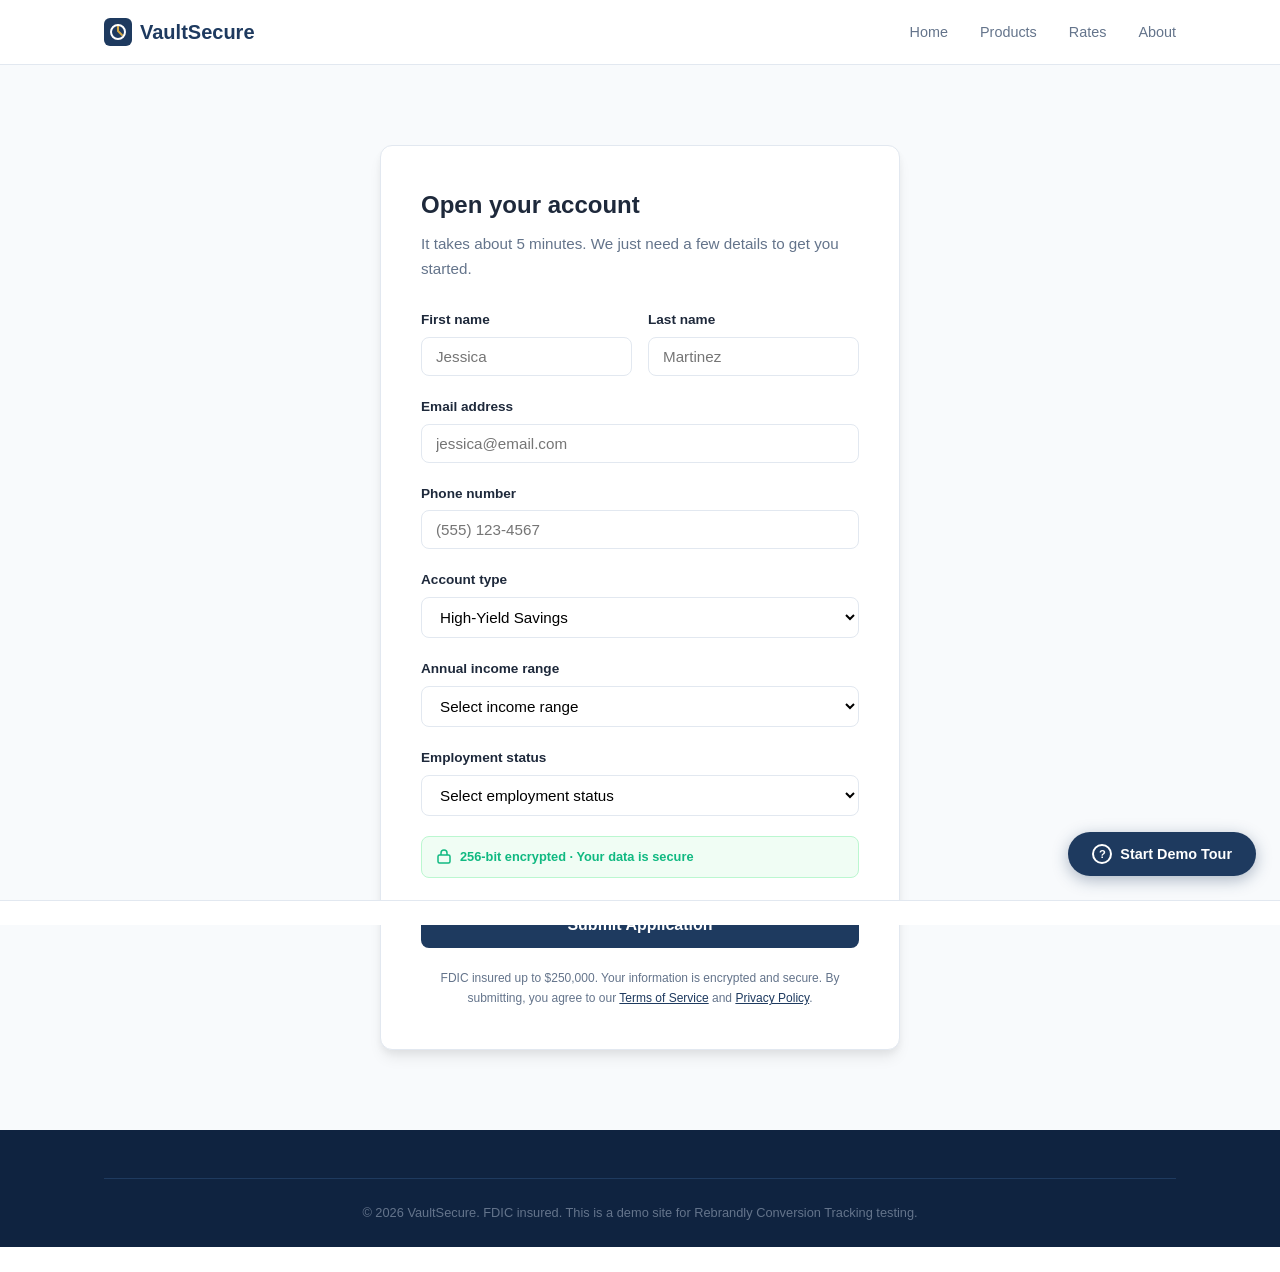
<file: signup.html>
<!DOCTYPE html>
<html lang="en">
<head>
  <meta charset="UTF-8">
  <meta name="viewport" content="width=device-width, initial-scale=1.0">
  <title>Open an Account - VaultSecure</title>
  <link rel="stylesheet" href="style.css">
  <link rel="stylesheet" href="tour.css">
  <!-- REBRANDLY CONVERSION TRACKING -->
  <script src="https://track.rebrandly.click/sdk/latest/rbly.min.js" data-api-key="433200b2fd6141da82f1bd3d49b8dce8"></script>
</head>
<body>

  <!-- Nav -->
  <nav class="nav">
    <div class="container">
      <a href="index.html" class="nav-logo">
        <svg viewBox="0 0 28 28" fill="none"><rect width="28" height="28" rx="6" fill="#1e3a5f"/><path d="M14 7v6l4 4" stroke="#d4a843" stroke-width="2" stroke-linecap="round" stroke-linejoin="round"/><circle cx="14" cy="14" r="7" stroke="#fff" stroke-width="2"/></svg>
        VaultSecure
      </a>
      <ul class="nav-links">
        <li><a href="index.html">Home</a></li>
        <li><a href="products.html">Products</a></li>
        <li><a href="rates.html">Rates</a></li>
        <li><a href="about.html">About</a></li>
      </ul>
    </div>
  </nav>

  <!-- Application Form -->
  <section class="form-page">
    <div class="container">
      <div class="form-wrapper">
        <h1>Open your account</h1>
        <p>It takes about 5 minutes. We just need a few details to get you started.</p>

        <form id="signup-form" action="thank-you.html" method="GET">
          <div class="form-row">
            <div class="form-group">
              <label for="first-name">First name</label>
              <input type="text" id="first-name" name="first_name" placeholder="Jessica" required>
            </div>
            <div class="form-group">
              <label for="last-name">Last name</label>
              <input type="text" id="last-name" name="last_name" placeholder="Martinez" required>
            </div>
          </div>

          <div class="form-group">
            <label for="email">Email address</label>
            <input type="email" id="email" name="email" placeholder="jessica@email.com" required>
          </div>

          <div class="form-group">
            <label for="phone">Phone number</label>
            <input type="tel" id="phone" name="phone" placeholder="(555) 123-4567" required>
          </div>

          <div class="form-group">
            <label for="account-type">Account type</label>
            <select id="account-type" name="account_type">
              <option value="">Select account type</option>
              <option value="Personal Checking">Personal Checking</option>
              <option value="High-Yield Savings" selected>High-Yield Savings</option>
              <option value="Auto Insurance Quote">Auto Insurance Quote</option>
              <option value="Home Insurance Quote">Home Insurance Quote</option>
            </select>
          </div>

          <div class="form-group">
            <label for="income">Annual income range</label>
            <select id="income" name="income">
              <option value="">Select income range</option>
              <option value="Under $50K">Under $50,000</option>
              <option value="$50K-$100K">$50,000 - $100,000</option>
              <option value="$100K-$200K">$100,000 - $200,000</option>
              <option value="$200K+">$200,000+</option>
            </select>
          </div>

          <div class="form-group">
            <label for="employment">Employment status</label>
            <select id="employment" name="employment">
              <option value="">Select employment status</option>
              <option value="Employed">Employed</option>
              <option value="Self-Employed">Self-Employed</option>
              <option value="Retired">Retired</option>
              <option value="Student">Student</option>
            </select>
          </div>

          <div class="form-secure-badge">
            <svg width="16" height="16" viewBox="0 0 16 16" fill="none"><rect x="2" y="6" width="12" height="8" rx="1.5" stroke="#10b981" stroke-width="1.5"/><path d="M5 6V4a3 3 0 016 0v2" stroke="#10b981" stroke-width="1.5"/></svg>
            <span>256-bit encrypted &middot; Your data is secure</span>
          </div>

          <button type="submit" class="btn btn-primary btn-large">Submit Application</button>
        </form>

        <div class="form-fine-print">
          FDIC insured up to $250,000. Your information is encrypted and secure. By submitting, you agree to our <a href="#">Terms of Service</a> and <a href="#">Privacy Policy</a>.
        </div>
      </div>
    </div>
  </section>

  <!-- Footer (minimal) -->
  <footer class="footer">
    <div class="container">
      <div class="footer-bottom">
        &copy; 2026 VaultSecure. FDIC insured. This is a demo site for Rebrandly Conversion Tracking testing.
      </div>
    </div>
  </footer>

  <script src="app.js"></script>
  <script src="tour.js"></script>
</body>
</html>
</file>
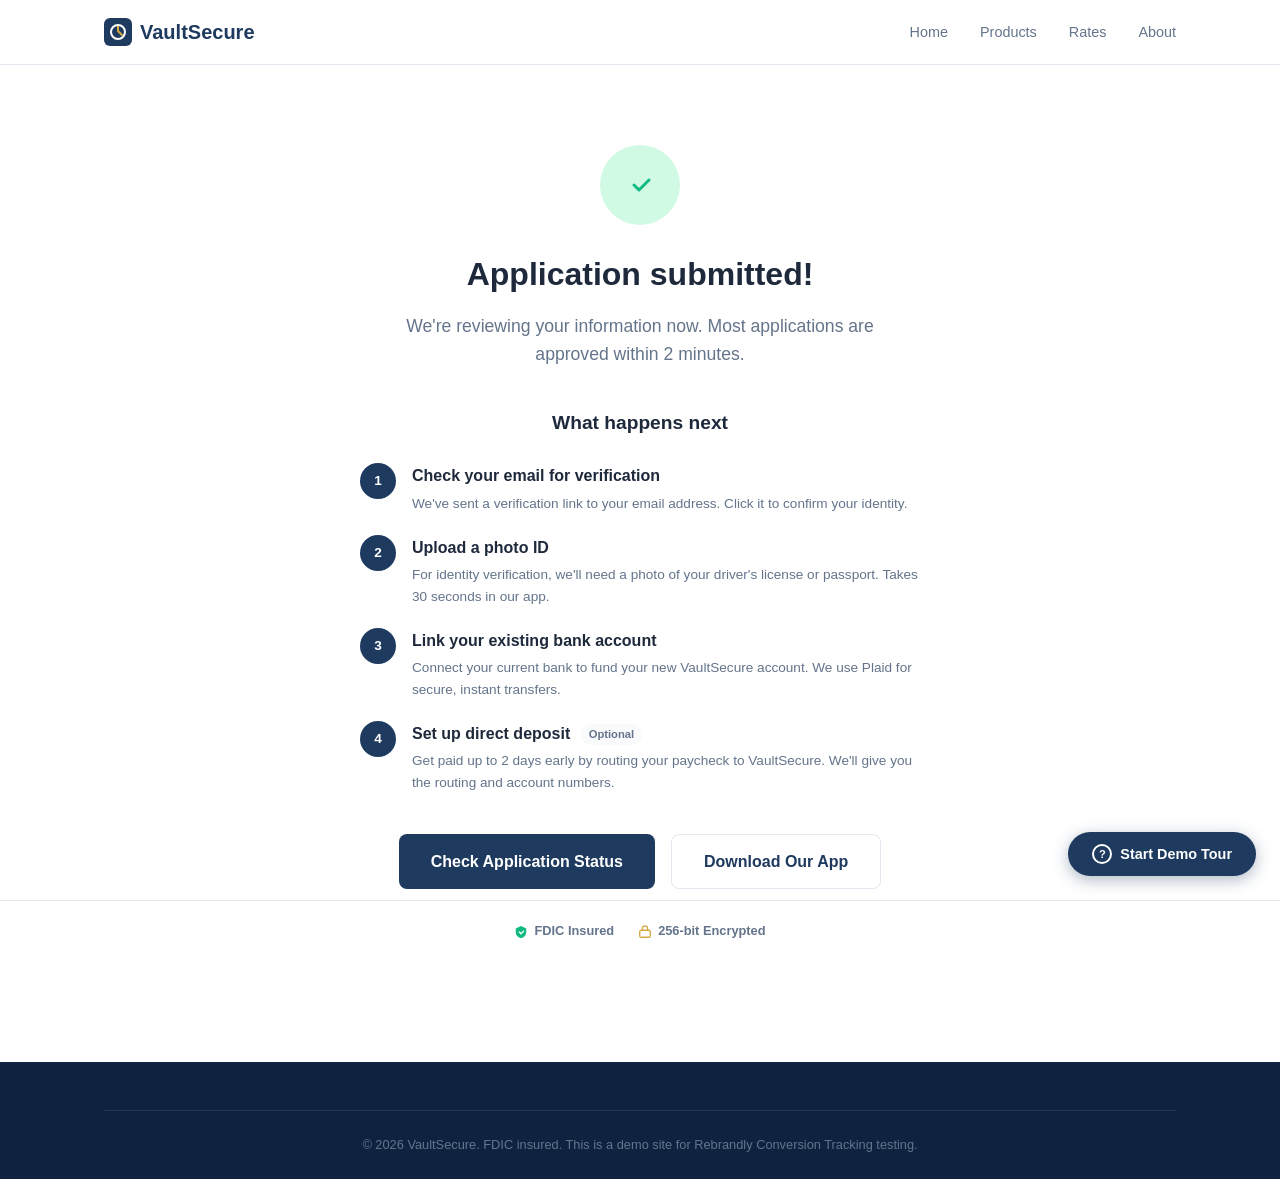
<file: thank-you.html>
<!DOCTYPE html>
<html lang="en">
<head>
  <meta charset="UTF-8">
  <meta name="viewport" content="width=device-width, initial-scale=1.0">
  <title>Application Submitted - VaultSecure</title>
  <link rel="stylesheet" href="style.css">
  <link rel="stylesheet" href="tour.css">
  <!-- REBRANDLY CONVERSION TRACKING -->
  <script src="https://track.rebrandly.click/sdk/latest/rbly.min.js" data-api-key="433200b2fd6141da82f1bd3d49b8dce8"></script>
</head>
<body>

  <!-- Nav -->
  <nav class="nav">
    <div class="container">
      <a href="index.html" class="nav-logo">
        <svg viewBox="0 0 28 28" fill="none"><rect width="28" height="28" rx="6" fill="#1e3a5f"/><path d="M14 7v6l4 4" stroke="#d4a843" stroke-width="2" stroke-linecap="round" stroke-linejoin="round"/><circle cx="14" cy="14" r="7" stroke="#fff" stroke-width="2"/></svg>
        VaultSecure
      </a>
      <ul class="nav-links">
        <li><a href="index.html">Home</a></li>
        <li><a href="products.html">Products</a></li>
        <li><a href="rates.html">Rates</a></li>
        <li><a href="about.html">About</a></li>
      </ul>
    </div>
  </nav>

  <!-- Success -->
  <section class="success-page">
    <div class="container">
      <div class="success-icon">
        <svg width="48" height="48" viewBox="0 0 48 48" fill="none"><path d="M18 24l5 5 10-10" stroke="#10b981" stroke-width="3" stroke-linecap="round" stroke-linejoin="round"/></svg>
      </div>
      <h1>Application submitted!</h1>
      <p class="success-subtitle">We're reviewing your information now. Most applications are approved within 2 minutes.</p>

      <div class="success-timeline" id="success-area">
        <h3>What happens next</h3>
        <div class="timeline-steps">
          <div class="timeline-step">
            <div class="timeline-num">1</div>
            <div class="timeline-content">
              <strong>Check your email for verification</strong>
              <p>We've sent a verification link to your email address. Click it to confirm your identity.</p>
            </div>
          </div>
          <div class="timeline-step">
            <div class="timeline-num">2</div>
            <div class="timeline-content">
              <strong>Upload a photo ID</strong>
              <p>For identity verification, we'll need a photo of your driver's license or passport. Takes 30 seconds in our app.</p>
            </div>
          </div>
          <div class="timeline-step">
            <div class="timeline-num">3</div>
            <div class="timeline-content">
              <strong>Link your existing bank account</strong>
              <p>Connect your current bank to fund your new VaultSecure account. We use Plaid for secure, instant transfers.</p>
            </div>
          </div>
          <div class="timeline-step">
            <div class="timeline-num">4</div>
            <div class="timeline-content">
              <strong>Set up direct deposit <span class="optional-tag">Optional</span></strong>
              <p>Get paid up to 2 days early by routing your paycheck to VaultSecure. We'll give you the routing and account numbers.</p>
            </div>
          </div>
        </div>
      </div>

      <div class="success-actions">
        <a href="#" class="btn btn-primary btn-large">Check Application Status</a>
        <a href="#" class="btn btn-secondary btn-large">Download Our App</a>
      </div>

      <div class="success-trust">
        <span class="trust-badge"><svg width="14" height="14" viewBox="0 0 16 16" fill="none"><path d="M8 1L2 4v4c0 3.5 2.6 6.4 6 7 3.4-.6 6-3.5 6-7V4L8 1z" fill="#10b981"/><path d="M6 8l2 2 3-3" stroke="#fff" stroke-width="1.5" stroke-linecap="round" stroke-linejoin="round"/></svg> FDIC Insured</span>
        <span class="trust-badge"><svg width="14" height="14" viewBox="0 0 16 16" fill="none"><rect x="2" y="6" width="12" height="8" rx="1.5" stroke="#d4a843" stroke-width="1.5"/><path d="M5 6V4a3 3 0 016 0v2" stroke="#d4a843" stroke-width="1.5"/></svg> 256-bit Encrypted</span>
      </div>
    </div>
  </section>

  <!-- Footer -->
  <footer class="footer" style="margin-top: 40px;">
    <div class="container">
      <div class="footer-bottom">
        &copy; 2026 VaultSecure. FDIC insured. This is a demo site for Rebrandly Conversion Tracking testing.
      </div>
    </div>
  </footer>

  <script src="app.js"></script>
  <script src="tour.js"></script>
</body>
</html>
</file>
<file: style.css>
/* === Reset & Base === */
*, *::before, *::after {
  margin: 0;
  padding: 0;
  box-sizing: border-box;
}

:root {
  --primary: #1e3a5f;
  --primary-dark: #0f2340;
  --primary-light: #dbeafe;
  --accent: #d4a843;
  --accent-dark: #c49a38;
  --text: #1e293b;
  --text-light: #64748b;
  --bg: #ffffff;
  --bg-alt: #f8fafc;
  --border: #e2e8f0;
  --success: #10b981;
  --danger: #ef4444;
  --radius: 8px;
  --shadow: 0 1px 3px rgba(0,0,0,0.08), 0 1px 2px rgba(0,0,0,0.06);
  --shadow-lg: 0 10px 15px -3px rgba(0,0,0,0.08), 0 4px 6px rgba(0,0,0,0.04);
}

body {
  font-family: -apple-system, BlinkMacSystemFont, 'Segoe UI', Roboto, sans-serif;
  color: var(--text);
  background: var(--bg);
  line-height: 1.6;
}

a {
  color: var(--primary);
  text-decoration: none;
}

img {
  max-width: 100%;
}

/* === Layout === */
.container {
  max-width: 1120px;
  margin: 0 auto;
  padding: 0 24px;
}

/* === Nav === */
.nav {
  background: var(--bg);
  border-bottom: 1px solid var(--border);
  padding: 16px 0;
  position: sticky;
  top: 0;
  z-index: 100;
}

.nav .container {
  display: flex;
  align-items: center;
  justify-content: space-between;
}

.nav-logo {
  font-size: 1.25rem;
  font-weight: 700;
  color: var(--primary);
  display: flex;
  align-items: center;
  gap: 8px;
}

.nav-logo svg {
  width: 28px;
  height: 28px;
}

.nav-links {
  display: flex;
  align-items: center;
  gap: 32px;
  list-style: none;
}

.nav-links a {
  color: var(--text-light);
  font-size: 0.9rem;
  font-weight: 500;
  transition: color 0.2s;
}

.nav-links a:hover,
.nav-links a.active {
  color: var(--primary);
}

.nav-links .btn {
  color: #fff;
}

/* === Buttons === */
.btn {
  display: inline-flex;
  align-items: center;
  gap: 8px;
  padding: 10px 24px;
  border-radius: var(--radius);
  font-size: 0.9rem;
  font-weight: 600;
  cursor: pointer;
  border: none;
  transition: all 0.2s;
}

.btn-primary {
  background: var(--primary);
  color: #fff;
}

.btn-primary:hover {
  background: var(--primary-dark);
  color: #fff;
}

.btn-secondary {
  background: var(--bg);
  color: var(--primary);
  border: 1px solid var(--border);
}

.btn-secondary:hover {
  border-color: var(--primary);
}

.btn-accent {
  background: var(--accent);
  color: var(--primary-dark);
}

.btn-accent:hover {
  background: var(--accent-dark);
  color: var(--primary-dark);
}

.btn-large {
  padding: 14px 32px;
  font-size: 1rem;
}

/* === Hero === */
.hero {
  padding: 80px 0;
  text-align: center;
  background: linear-gradient(180deg, var(--bg) 0%, var(--primary-light) 100%);
}

.hero h1 {
  font-size: 3rem;
  font-weight: 800;
  line-height: 1.15;
  margin-bottom: 20px;
  color: var(--text);
}

.hero h1 span {
  color: var(--primary);
}

.hero p {
  font-size: 1.2rem;
  color: var(--text-light);
  max-width: 600px;
  margin: 0 auto 32px;
}

.hero-actions {
  display: flex;
  gap: 16px;
  justify-content: center;
  flex-wrap: wrap;
}

.hero-trust {
  display: flex;
  gap: 24px;
  justify-content: center;
  flex-wrap: wrap;
  margin-top: 32px;
}

.trust-badge {
  display: inline-flex;
  align-items: center;
  gap: 6px;
  font-size: 0.8rem;
  font-weight: 600;
  color: var(--text-light);
}

/* === Sections === */
.section {
  padding: 80px 0;
}

.section-alt {
  background: var(--bg-alt);
}

.section-header {
  text-align: center;
  margin-bottom: 48px;
}

.section-header h2 {
  font-size: 2rem;
  font-weight: 700;
  margin-bottom: 12px;
}

.section-header p {
  color: var(--text-light);
  font-size: 1.1rem;
  max-width: 560px;
  margin: 0 auto;
}

.section-tag {
  display: inline-block;
  background: var(--accent);
  color: var(--primary-dark);
  font-size: 0.75rem;
  font-weight: 700;
  padding: 4px 14px;
  border-radius: 20px;
  text-transform: uppercase;
  letter-spacing: 0.05em;
  margin-bottom: 12px;
}

/* === Product Cards (Homepage) === */
.product-grid {
  display: grid;
  grid-template-columns: repeat(auto-fit, minmax(250px, 1fr));
  gap: 24px;
}

.product-card {
  background: var(--bg);
  border: 1px solid var(--border);
  border-radius: 12px;
  padding: 28px;
  transition: all 0.2s;
}

.product-card:hover {
  box-shadow: var(--shadow-lg);
  border-color: var(--accent);
}

.product-icon {
  width: 56px;
  height: 56px;
  background: var(--primary-light);
  border-radius: 12px;
  display: flex;
  align-items: center;
  justify-content: center;
  margin-bottom: 16px;
}

.product-card h3 {
  font-size: 1.1rem;
  margin-bottom: 4px;
}

.product-highlight {
  color: var(--accent-dark);
  font-weight: 700;
  font-size: 0.95rem;
  margin-bottom: 12px;
}

.product-card p {
  color: var(--text-light);
  font-size: 0.9rem;
  margin-bottom: 16px;
}

.product-link {
  font-size: 0.9rem;
  font-weight: 600;
  color: var(--primary);
}

.product-link:hover {
  color: var(--accent-dark);
}

/* === Stats === */
.stats-row {
  display: grid;
  grid-template-columns: repeat(auto-fit, minmax(200px, 1fr));
  gap: 32px;
  text-align: center;
}

.stat h3 {
  font-size: 2.5rem;
  font-weight: 800;
  color: var(--primary);
}

.stat p {
  color: var(--text-light);
  margin-top: 4px;
}

/* === Testimonials === */
.testimonial-grid {
  display: grid;
  grid-template-columns: repeat(auto-fit, minmax(300px, 1fr));
  gap: 24px;
}

.testimonial-card {
  background: var(--bg);
  border: 1px solid var(--border);
  border-radius: 12px;
  padding: 28px;
}

.testimonial-stars {
  color: var(--accent);
  font-size: 1.1rem;
  margin-bottom: 12px;
  letter-spacing: 2px;
}

.testimonial-card blockquote {
  font-size: 0.95rem;
  color: var(--text-light);
  font-style: italic;
  margin-bottom: 16px;
  line-height: 1.7;
}

.testimonial-author {
  display: flex;
  align-items: center;
  gap: 12px;
}

.testimonial-avatar {
  width: 40px;
  height: 40px;
  border-radius: 50%;
  background: var(--primary-light);
  display: flex;
  align-items: center;
  justify-content: center;
  font-weight: 700;
  color: var(--primary);
  font-size: 0.85rem;
}

.testimonial-name {
  font-weight: 600;
  font-size: 0.9rem;
}

.testimonial-role {
  font-size: 0.8rem;
  color: var(--text-light);
}

/* === CTA Banner === */
.cta-banner {
  background: var(--primary);
  color: #fff;
  padding: 64px 0;
  text-align: center;
}

.cta-banner h2 {
  font-size: 2rem;
  margin-bottom: 12px;
}

.cta-banner p {
  opacity: 0.85;
  margin-bottom: 28px;
  font-size: 1.1rem;
}

.cta-banner .btn-primary {
  background: var(--accent);
  color: var(--primary-dark);
}

.cta-banner .btn-primary:hover {
  background: var(--accent-dark);
}

.cta-banner .btn-accent {
  background: #fff;
  color: var(--primary);
}

.cta-banner .btn-accent:hover {
  background: var(--primary-light);
}

/* === Product Detail Sections (Products page) === */
.product-detail {
  display: grid;
  grid-template-columns: 1fr 1fr;
  gap: 48px;
  align-items: center;
  padding: 48px 0;
}

.product-detail:not(:last-child) {
  border-bottom: 1px solid var(--border);
}

.product-detail.reverse {
  direction: rtl;
}

.product-detail.reverse > * {
  direction: ltr;
}

.product-detail-content h3 {
  font-size: 1.6rem;
  margin-bottom: 8px;
}

.product-rate-badge {
  display: inline-block;
  background: linear-gradient(135deg, var(--accent) 0%, #e8c76a 100%);
  color: var(--primary-dark);
  font-weight: 700;
  font-size: 0.85rem;
  padding: 6px 16px;
  border-radius: 20px;
  margin-bottom: 16px;
}

.product-detail-content p {
  color: var(--text-light);
  margin-bottom: 16px;
  line-height: 1.7;
}

.product-benefits {
  list-style: none;
  margin-bottom: 24px;
}

.product-benefits li {
  padding: 6px 0;
  font-size: 0.9rem;
  display: flex;
  align-items: center;
  gap: 10px;
}

.product-benefits .check {
  color: var(--success);
  font-weight: 700;
}

/* Compare table in product detail */
.product-compare {
  margin: 24px 0;
}

.product-compare h4 {
  font-size: 0.9rem;
  text-transform: uppercase;
  letter-spacing: 0.05em;
  color: var(--text-light);
  margin-bottom: 12px;
}

.compare-table {
  width: 100%;
  border-collapse: collapse;
  font-size: 0.85rem;
}

.compare-table th {
  text-align: left;
  padding: 8px 12px;
  background: var(--bg-alt);
  font-weight: 600;
  border-bottom: 1px solid var(--border);
}

.compare-table td {
  padding: 8px 12px;
  border-bottom: 1px solid var(--border);
}

.compare-table .good {
  color: var(--success);
  font-weight: 700;
}

.compare-table .bad {
  color: var(--danger);
}

/* Card mockup */
.card-mockup {
  background: linear-gradient(135deg, var(--primary) 0%, var(--primary-dark) 100%);
  border-radius: 16px;
  padding: 32px;
  color: #fff;
  position: relative;
  aspect-ratio: 1.6 / 1;
  display: flex;
  flex-direction: column;
  justify-content: flex-end;
  box-shadow: 0 20px 40px rgba(30, 58, 95, 0.3);
}

.card-mockup-chip {
  width: 40px;
  height: 30px;
  background: linear-gradient(135deg, var(--accent) 0%, #e8c76a 100%);
  border-radius: 6px;
  position: absolute;
  top: 32px;
  left: 32px;
}

.card-mockup-number {
  font-family: 'Courier New', monospace;
  font-size: 1.1rem;
  letter-spacing: 3px;
  margin-bottom: 12px;
  opacity: 0.9;
}

.card-mockup-name {
  font-size: 0.8rem;
  text-transform: uppercase;
  letter-spacing: 2px;
  opacity: 0.7;
}

.card-mockup-logo {
  position: absolute;
  top: 32px;
  right: 32px;
  font-weight: 800;
  font-size: 1.4rem;
  color: var(--accent);
}

/* Savings display */
.savings-display {
  background: var(--bg);
  border: 1px solid var(--border);
  border-radius: 16px;
  padding: 40px;
  text-align: center;
  box-shadow: var(--shadow-lg);
}

.savings-label {
  font-size: 0.85rem;
  color: var(--text-light);
  text-transform: uppercase;
  letter-spacing: 0.05em;
  margin-bottom: 8px;
}

.savings-amount {
  font-size: 2.5rem;
  font-weight: 800;
  color: var(--text);
  margin-bottom: 8px;
}

.savings-interest {
  color: var(--success);
  font-weight: 700;
  font-size: 1rem;
  margin-bottom: 16px;
}

.savings-interest span {
  font-weight: 400;
  color: var(--text-light);
  font-size: 0.85rem;
}

.savings-apy {
  display: inline-block;
  background: linear-gradient(135deg, var(--accent) 0%, #e8c76a 100%);
  color: var(--primary-dark);
  font-weight: 800;
  font-size: 1.1rem;
  padding: 8px 20px;
  border-radius: 24px;
}

/* CD tiers */
.cd-tiers {
  display: flex;
  gap: 16px;
}

.cd-tier {
  flex: 1;
  background: var(--bg);
  border: 1px solid var(--border);
  border-radius: 12px;
  padding: 24px;
  text-align: center;
  transition: all 0.2s;
}

.cd-tier.featured {
  border-color: var(--accent);
  box-shadow: 0 0 0 1px var(--accent);
}

.cd-term {
  font-size: 0.85rem;
  color: var(--text-light);
  margin-bottom: 8px;
}

.cd-rate {
  font-size: 2rem;
  font-weight: 800;
  color: var(--primary);
}

.cd-label {
  font-size: 0.75rem;
  color: var(--text-light);
  text-transform: uppercase;
}

/* Insurance tiers */
.insurance-tiers {
  display: flex;
  gap: 16px;
}

.ins-tier {
  flex: 1;
  background: var(--bg);
  border: 1px solid var(--border);
  border-radius: 12px;
  padding: 24px;
  text-align: center;
  transition: all 0.2s;
}

.ins-tier.featured {
  border-color: var(--accent);
  box-shadow: 0 0 0 1px var(--accent);
}

.ins-name {
  font-weight: 700;
  font-size: 0.9rem;
  margin-bottom: 8px;
}

.ins-price {
  font-size: 1.8rem;
  font-weight: 800;
  color: var(--primary);
}

.ins-price span {
  font-size: 0.85rem;
  font-weight: 400;
  color: var(--text-light);
}

.ins-desc {
  font-size: 0.8rem;
  color: var(--text-light);
  margin-top: 8px;
}

/* Coverage list */
.coverage-list {
  background: var(--bg);
  border: 1px solid var(--border);
  border-radius: 12px;
  padding: 24px;
}

.coverage-item {
  display: flex;
  align-items: center;
  padding: 12px 0;
  border-bottom: 1px solid var(--border);
  font-size: 0.9rem;
}

.coverage-item:last-child {
  border-bottom: none;
}

.coverage-check {
  color: var(--success);
  font-weight: 700;
  margin-right: 12px;
}

.coverage-val {
  margin-left: auto;
  font-weight: 700;
  color: var(--primary);
}

/* Renters price hero */
.renters-price-hero {
  background: var(--bg);
  border: 1px solid var(--border);
  border-radius: 16px;
  padding: 48px;
  text-align: center;
  box-shadow: var(--shadow-lg);
}

.renters-price-label {
  font-size: 0.85rem;
  color: var(--text-light);
  text-transform: uppercase;
  letter-spacing: 0.05em;
}

.renters-price-amount {
  font-size: 4rem;
  font-weight: 800;
  color: var(--primary);
  line-height: 1;
}

.renters-price-period {
  font-size: 1.2rem;
  color: var(--text-light);
  margin-bottom: 12px;
}

.renters-price-note {
  font-size: 0.85rem;
  color: var(--accent-dark);
  font-weight: 600;
}

/* === Rates Tables (Rates page) === */
.rates-table-wrapper {
  overflow-x: auto;
  max-width: 900px;
  margin: 0 auto;
}

.rates-table {
  width: 100%;
  border-collapse: collapse;
  background: var(--bg);
  border-radius: 12px;
  overflow: hidden;
  box-shadow: var(--shadow);
}

.rates-table thead th {
  text-align: left;
  padding: 16px 20px;
  background: var(--primary);
  color: #fff;
  font-size: 0.85rem;
  font-weight: 600;
  text-transform: uppercase;
  letter-spacing: 0.03em;
}

.rates-table tbody td {
  padding: 16px 20px;
  border-bottom: 1px solid var(--border);
  font-size: 0.9rem;
}

.rates-table tbody tr:last-child td {
  border-bottom: none;
}

.rates-table tbody tr:hover {
  background: var(--bg-alt);
}

.rate-value {
  font-weight: 800;
  font-size: 1.1rem;
  color: var(--primary);
}

.rate-highlight {
  color: var(--accent-dark);
  font-size: 1.2rem;
}

.rate-featured {
  background: rgba(212, 168, 67, 0.05);
}

.rate-badge {
  display: inline-block;
  background: var(--accent);
  color: var(--primary-dark);
  font-size: 0.65rem;
  font-weight: 700;
  padding: 2px 8px;
  border-radius: 10px;
  text-transform: uppercase;
  margin-left: 8px;
  vertical-align: middle;
}

/* Fee comparison table */
.rates-table.compare .good {
  color: var(--success);
  font-weight: 700;
}

.rates-table.compare .bad {
  color: var(--danger);
}

.check-icon {
  color: var(--success);
  font-weight: 700;
  margin-right: 4px;
}

.x-icon {
  color: var(--danger);
  font-weight: 700;
  margin-right: 4px;
}

/* Insurance rate cards */
.insurance-rate-cards {
  display: grid;
  grid-template-columns: repeat(auto-fit, minmax(280px, 1fr));
  gap: 24px;
  max-width: 960px;
  margin: 0 auto;
}

.ins-rate-card {
  background: var(--bg);
  border: 1px solid var(--border);
  border-radius: 12px;
  padding: 32px;
  text-align: center;
  transition: all 0.2s;
}

.ins-rate-card:hover {
  box-shadow: var(--shadow-lg);
  border-color: var(--accent);
}

.ins-rate-icon {
  margin-bottom: 16px;
}

.ins-rate-card h3 {
  font-size: 1.1rem;
  margin-bottom: 12px;
}

.ins-rate-price {
  font-size: 2rem;
  font-weight: 800;
  color: var(--primary);
  margin-bottom: 16px;
}

.ins-rate-price span {
  font-size: 0.9rem;
  font-weight: 400;
  color: var(--text-light);
}

.ins-rate-features {
  list-style: none;
  text-align: left;
  margin-bottom: 24px;
}

.ins-rate-features li {
  padding: 6px 0;
  font-size: 0.85rem;
  color: var(--text-light);
  position: relative;
  padding-left: 20px;
}

.ins-rate-features li::before {
  content: "\2713";
  color: var(--success);
  font-weight: 700;
  position: absolute;
  left: 0;
}

.ins-rate-card .btn {
  width: 100%;
  justify-content: center;
}

/* === About Page === */
.about-story {
  display: grid;
  grid-template-columns: 2fr 1fr;
  gap: 48px;
  align-items: start;
}

.about-story-content h2 {
  font-size: 1.8rem;
  margin-bottom: 20px;
}

.about-story-content p {
  color: var(--text-light);
  margin-bottom: 16px;
  line-height: 1.8;
}

.about-story-stats {
  display: grid;
  grid-template-columns: 1fr 1fr;
  gap: 20px;
}

.about-stat {
  background: var(--bg-alt);
  border-radius: 12px;
  padding: 24px;
  text-align: center;
}

.about-stat-num {
  font-size: 1.8rem;
  font-weight: 800;
  color: var(--primary);
}

.about-stat-label {
  font-size: 0.8rem;
  color: var(--text-light);
  margin-top: 4px;
}

/* Security grid */
.security-grid {
  display: grid;
  grid-template-columns: repeat(auto-fit, minmax(240px, 1fr));
  gap: 24px;
}

.security-card {
  background: var(--bg);
  border: 1px solid var(--border);
  border-radius: 12px;
  padding: 32px;
  text-align: center;
}

.security-icon {
  margin-bottom: 16px;
}

.security-card h3 {
  font-size: 1.1rem;
  margin-bottom: 8px;
}

.security-card p {
  color: var(--text-light);
  font-size: 0.85rem;
  line-height: 1.7;
}

/* Team grid */
.team-grid {
  display: grid;
  grid-template-columns: repeat(auto-fit, minmax(280px, 1fr));
  gap: 24px;
  max-width: 960px;
  margin: 0 auto;
}

.team-card {
  text-align: center;
  padding: 32px;
}

.team-avatar {
  width: 80px;
  height: 80px;
  border-radius: 50%;
  background: var(--primary);
  color: #fff;
  display: flex;
  align-items: center;
  justify-content: center;
  font-size: 1.4rem;
  font-weight: 700;
  margin: 0 auto 16px;
}

.team-card h3 {
  font-size: 1.1rem;
  margin-bottom: 4px;
}

.team-title {
  color: var(--accent-dark);
  font-weight: 600;
  font-size: 0.85rem;
  margin-bottom: 8px;
}

.team-bio {
  color: var(--text-light);
  font-size: 0.85rem;
  line-height: 1.6;
}

/* Awards grid */
.awards-grid {
  display: grid;
  grid-template-columns: repeat(auto-fit, minmax(200px, 1fr));
  gap: 24px;
  max-width: 960px;
  margin: 0 auto;
}

.award-badge {
  text-align: center;
  padding: 24px;
  background: var(--bg);
  border: 1px solid var(--border);
  border-radius: 12px;
}

.award-icon {
  font-size: 2rem;
  color: var(--accent);
  margin-bottom: 8px;
}

.award-text {
  font-weight: 700;
  font-size: 0.9rem;
  margin-bottom: 4px;
}

.award-source {
  font-size: 0.8rem;
  color: var(--text-light);
}

/* === Forms (Signup page) === */
.form-page {
  padding: 80px 0;
  background: var(--bg-alt);
  min-height: calc(100vh - 65px);
  display: flex;
  align-items: center;
}

.form-wrapper {
  max-width: 520px;
  margin: 0 auto;
  background: var(--bg);
  border: 1px solid var(--border);
  border-radius: 12px;
  padding: 40px;
  box-shadow: var(--shadow-lg);
}

.form-wrapper h1 {
  font-size: 1.5rem;
  margin-bottom: 8px;
}

.form-wrapper > p {
  color: var(--text-light);
  margin-bottom: 28px;
  font-size: 0.95rem;
}

.form-group {
  margin-bottom: 20px;
}

.form-group label {
  display: block;
  font-size: 0.85rem;
  font-weight: 600;
  margin-bottom: 6px;
}

.form-group input,
.form-group select {
  width: 100%;
  padding: 10px 14px;
  border: 1px solid var(--border);
  border-radius: var(--radius);
  font-size: 0.95rem;
  transition: border-color 0.2s;
  background: var(--bg);
}

.form-group input:focus,
.form-group select:focus {
  outline: none;
  border-color: var(--primary);
  box-shadow: 0 0 0 3px var(--primary-light);
}

.form-row {
  display: grid;
  grid-template-columns: 1fr 1fr;
  gap: 16px;
}

.form-wrapper .btn {
  width: 100%;
  justify-content: center;
  margin-top: 8px;
}

.form-secure-badge {
  display: flex;
  align-items: center;
  gap: 8px;
  font-size: 0.8rem;
  color: var(--success);
  font-weight: 600;
  margin-bottom: 16px;
  padding: 10px 14px;
  background: #f0fdf4;
  border-radius: var(--radius);
  border: 1px solid #bbf7d0;
}

.form-fine-print {
  text-align: center;
  margin-top: 20px;
  font-size: 0.75rem;
  color: var(--text-light);
  line-height: 1.7;
}

.form-fine-print a {
  color: var(--primary);
  text-decoration: underline;
}

/* === Thank You / Success === */
.success-page {
  padding: 80px 0;
  text-align: center;
  min-height: calc(100vh - 65px);
}

.success-icon {
  width: 80px;
  height: 80px;
  background: #d1fae5;
  border-radius: 50%;
  display: flex;
  align-items: center;
  justify-content: center;
  margin: 0 auto 24px;
}

.success-page h1 {
  font-size: 2rem;
  margin-bottom: 12px;
}

.success-subtitle {
  color: var(--text-light);
  font-size: 1.1rem;
  max-width: 480px;
  margin: 0 auto 40px;
}

.success-timeline {
  max-width: 560px;
  margin: 0 auto 40px;
  text-align: left;
}

.success-timeline h3 {
  font-size: 1.2rem;
  margin-bottom: 24px;
  text-align: center;
}

.timeline-steps {
  display: grid;
  gap: 20px;
}

.timeline-step {
  display: flex;
  gap: 16px;
  align-items: flex-start;
}

.timeline-num {
  width: 36px;
  height: 36px;
  min-width: 36px;
  border-radius: 50%;
  background: var(--primary);
  color: #fff;
  display: flex;
  align-items: center;
  justify-content: center;
  font-weight: 700;
  font-size: 0.85rem;
}

.timeline-content strong {
  display: block;
  margin-bottom: 4px;
}

.timeline-content p {
  font-size: 0.85rem;
  color: var(--text-light);
  line-height: 1.6;
}

.optional-tag {
  display: inline-block;
  background: var(--bg-alt);
  color: var(--text-light);
  font-size: 0.7rem;
  font-weight: 600;
  padding: 2px 8px;
  border-radius: 10px;
  margin-left: 6px;
  vertical-align: middle;
}

.success-actions {
  display: flex;
  gap: 16px;
  justify-content: center;
  flex-wrap: wrap;
  margin-bottom: 32px;
}

.success-trust {
  display: flex;
  gap: 24px;
  justify-content: center;
  flex-wrap: wrap;
}

/* === Footer === */
.footer {
  background: var(--primary-dark);
  color: #cbd5e1;
  padding: 48px 0 24px;
}

.footer-grid {
  display: grid;
  grid-template-columns: 2fr 1fr 1fr 1fr;
  gap: 48px;
  margin-bottom: 40px;
}

.footer-brand p {
  font-size: 0.85rem;
  margin-top: 8px;
  line-height: 1.7;
}

.footer h4 {
  color: #fff;
  font-size: 0.85rem;
  text-transform: uppercase;
  letter-spacing: 0.05em;
  margin-bottom: 16px;
}

.footer ul {
  list-style: none;
}

.footer ul li {
  margin-bottom: 8px;
}

.footer ul a {
  color: #94a3b8;
  font-size: 0.85rem;
  transition: color 0.2s;
}

.footer ul a:hover {
  color: #fff;
}

.footer-bottom {
  border-top: 1px solid #1e3a5f;
  padding-top: 24px;
  font-size: 0.8rem;
  color: #64748b;
  text-align: center;
}

/* === Responsive === */
@media (max-width: 768px) {
  .hero h1 {
    font-size: 2rem;
  }

  .nav-links {
    gap: 16px;
  }

  .footer-grid {
    grid-template-columns: 1fr 1fr;
  }

  .product-detail {
    grid-template-columns: 1fr;
  }

  .product-detail.reverse {
    direction: ltr;
  }

  .about-story {
    grid-template-columns: 1fr;
  }

  .cd-tiers,
  .insurance-tiers {
    flex-direction: column;
  }

  .card-mockup {
    max-width: 320px;
    margin: 0 auto;
  }
}
</file>
<file: tour.css>
/* === Tour Overlay System — Navy/Gold Theme === */

/* Floating launch button */
.tour-launch {
  position: fixed;
  bottom: 24px;
  right: 24px;
  background: var(--primary);
  color: #fff;
  border: none;
  padding: 12px 24px;
  border-radius: 40px;
  font-size: 0.9rem;
  font-weight: 700;
  cursor: pointer;
  box-shadow: 0 4px 16px rgba(30, 58, 95, 0.35);
  z-index: 9000;
  display: flex;
  align-items: center;
  gap: 8px;
  transition: all 0.2s;
}

.tour-launch:hover {
  transform: translateY(-2px);
  box-shadow: 0 6px 20px rgba(30, 58, 95, 0.45);
}

.tour-launch.hidden {
  display: none;
}

.tour-launch-icon {
  width: 20px;
  height: 20px;
  border: 2px solid #fff;
  border-radius: 50%;
  display: flex;
  align-items: center;
  justify-content: center;
  font-size: 0.7rem;
  font-weight: 800;
}

/* Backdrop — only visible once tour is started, never on page load */
.tour-backdrop {
  position: fixed;
  inset: 0;
  background: rgba(15, 35, 64, 0.5);
  z-index: 9998;
  opacity: 0;
  pointer-events: none;
  transition: opacity 0.3s;
}

.tour-backdrop.visible {
  opacity: 1;
  pointer-events: auto;
}

/* Spotlight cutout on the target element */
.tour-spotlight {
  position: absolute;
  border-radius: 8px;
  box-shadow: 0 0 0 9999px rgba(15, 35, 64, 0.55);
  z-index: 9999;
  pointer-events: none;
  transition: all 0.4s ease;
  display: none;
}

/* Centered tooltip (for steps with no target element) */
.tour-tooltip.tour-tooltip-center {
  position: fixed;
  top: 50%;
  left: 50%;
  transform: translate(-50%, -50%);
}

.tour-tooltip.tour-tooltip-center.visible {
  transform: translate(-50%, -50%);
}

/* Tooltip */
.tour-tooltip {
  position: absolute;
  z-index: 10000;
  background: #fff;
  border-radius: 12px;
  box-shadow: 0 20px 40px rgba(0,0,0,0.15), 0 0 0 1px rgba(0,0,0,0.05);
  width: 380px;
  max-width: calc(100vw - 32px);
  opacity: 0;
  transform: translateY(8px);
  transition: all 0.3s ease;
  pointer-events: none;
}

.tour-tooltip.visible {
  opacity: 1;
  transform: translateY(0);
  pointer-events: auto;
}

/* Tooltip arrow */
.tour-tooltip::before {
  content: "";
  position: absolute;
  width: 14px;
  height: 14px;
  background: #fff;
  transform: rotate(45deg);
  box-shadow: -1px -1px 0 0 rgba(0,0,0,0.05);
}

.tour-tooltip.arrow-top::before {
  top: -7px;
  left: 32px;
}

.tour-tooltip.arrow-bottom::before {
  bottom: -7px;
  left: 32px;
  box-shadow: 1px 1px 0 0 rgba(0,0,0,0.05);
}

.tour-tooltip.arrow-left::before {
  left: -7px;
  top: 24px;
}

.tour-tooltip.arrow-right::before {
  right: -7px;
  top: 24px;
  box-shadow: 1px -1px 0 0 rgba(0,0,0,0.05);
}

/* Tooltip content */
.tour-tooltip-header {
  padding: 20px 24px 0;
  display: flex;
  align-items: center;
  gap: 10px;
}

.tour-step-badge {
  background: var(--primary, #1e3a5f);
  color: #fff;
  font-size: 0.7rem;
  font-weight: 700;
  padding: 3px 10px;
  border-radius: 10px;
  text-transform: uppercase;
  letter-spacing: 0.04em;
  white-space: nowrap;
}

.tour-tooltip-title {
  font-size: 1rem;
  font-weight: 700;
  color: var(--text, #1e293b);
}

.tour-tooltip-body {
  padding: 12px 24px 0;
  font-size: 0.88rem;
  color: var(--text-light, #64748b);
  line-height: 1.65;
}

.tour-tooltip-body code {
  background: var(--primary-light, #dbeafe);
  padding: 2px 6px;
  border-radius: 4px;
  font-size: 0.8rem;
  color: var(--primary-dark, #0f2340);
}

.tour-tooltip-body .tour-code-block {
  background: #0f2340;
  border-radius: 6px;
  padding: 12px 14px;
  margin: 10px 0;
  overflow-x: auto;
}

.tour-tooltip-body .tour-code-block code {
  background: none;
  color: #e2e8f0;
  font-size: 0.78rem;
  padding: 0;
  display: block;
  white-space: pre;
  line-height: 1.6;
}

/* Tooltip footer / nav */
.tour-tooltip-footer {
  padding: 16px 24px 20px;
  display: flex;
  align-items: center;
  justify-content: space-between;
}

.tour-progress {
  display: flex;
  gap: 6px;
}

.tour-progress-dot {
  width: 8px;
  height: 8px;
  border-radius: 50%;
  background: var(--border, #e2e8f0);
  transition: background 0.3s;
}

.tour-progress-dot.active {
  background: var(--primary, #1e3a5f);
}

.tour-progress-dot.done {
  background: var(--success, #10b981);
}

.tour-nav {
  display: flex;
  gap: 8px;
}

.tour-btn {
  padding: 8px 16px;
  border-radius: 6px;
  font-size: 0.82rem;
  font-weight: 600;
  cursor: pointer;
  border: none;
  transition: all 0.2s;
}

.tour-btn-secondary {
  background: var(--bg-alt, #f8fafc);
  color: var(--text-light, #64748b);
  border: 1px solid var(--border, #e2e8f0);
}

.tour-btn-secondary:hover {
  border-color: var(--primary, #1e3a5f);
  color: var(--primary, #1e3a5f);
}

.tour-btn-primary {
  background: var(--primary, #1e3a5f);
  color: #fff;
}

.tour-btn-primary:hover {
  background: var(--primary-dark, #0f2340);
}

.tour-btn-close {
  background: none;
  border: none;
  color: var(--text-light, #64748b);
  font-size: 1.2rem;
  cursor: pointer;
  padding: 2px 6px;
  border-radius: 4px;
  position: absolute;
  top: 12px;
  right: 12px;
}

.tour-btn-close:hover {
  background: var(--bg-alt, #f8fafc);
  color: var(--text, #1e293b);
}

/* Bottom progress bar */
.tour-bar {
  position: fixed;
  bottom: 0;
  left: 0;
  right: 0;
  background: #fff;
  border-top: 1px solid var(--border, #e2e8f0);
  padding: 12px 24px;
  z-index: 10001;
  display: flex;
  align-items: center;
  justify-content: center;
  gap: 24px;
  transform: translateY(100%);
  transition: transform 0.3s ease;
}

.tour-bar.visible {
  transform: translateY(0);
}

.tour-bar-steps {
  display: flex;
  align-items: center;
  gap: 8px;
}

.tour-bar-step {
  display: flex;
  align-items: center;
  gap: 6px;
  font-size: 0.8rem;
  color: var(--text-light, #64748b);
  font-weight: 500;
}

.tour-bar-step.active {
  color: var(--primary, #1e3a5f);
  font-weight: 700;
}

.tour-bar-step.done {
  color: var(--success, #10b981);
}

.tour-bar-step-num {
  width: 24px;
  height: 24px;
  border-radius: 50%;
  background: var(--border, #e2e8f0);
  color: var(--text-light, #64748b);
  display: flex;
  align-items: center;
  justify-content: center;
  font-size: 0.7rem;
  font-weight: 700;
  transition: all 0.3s;
}

.tour-bar-step.active .tour-bar-step-num {
  background: var(--primary, #1e3a5f);
  color: #fff;
}

.tour-bar-step.done .tour-bar-step-num {
  background: var(--success, #10b981);
  color: #fff;
}

.tour-bar-connector {
  width: 32px;
  height: 2px;
  background: var(--border, #e2e8f0);
}

.tour-bar-connector.done {
  background: var(--success, #10b981);
}

/* Highlighted element ring */
.tour-highlight {
  outline: 3px solid var(--primary, #1e3a5f) !important;
  outline-offset: 4px;
  border-radius: 8px;
  position: relative;
  z-index: 9999;
}

/* Responsive */
@media (max-width: 480px) {
  .tour-tooltip {
    width: calc(100vw - 24px);
  }
}
</file>
